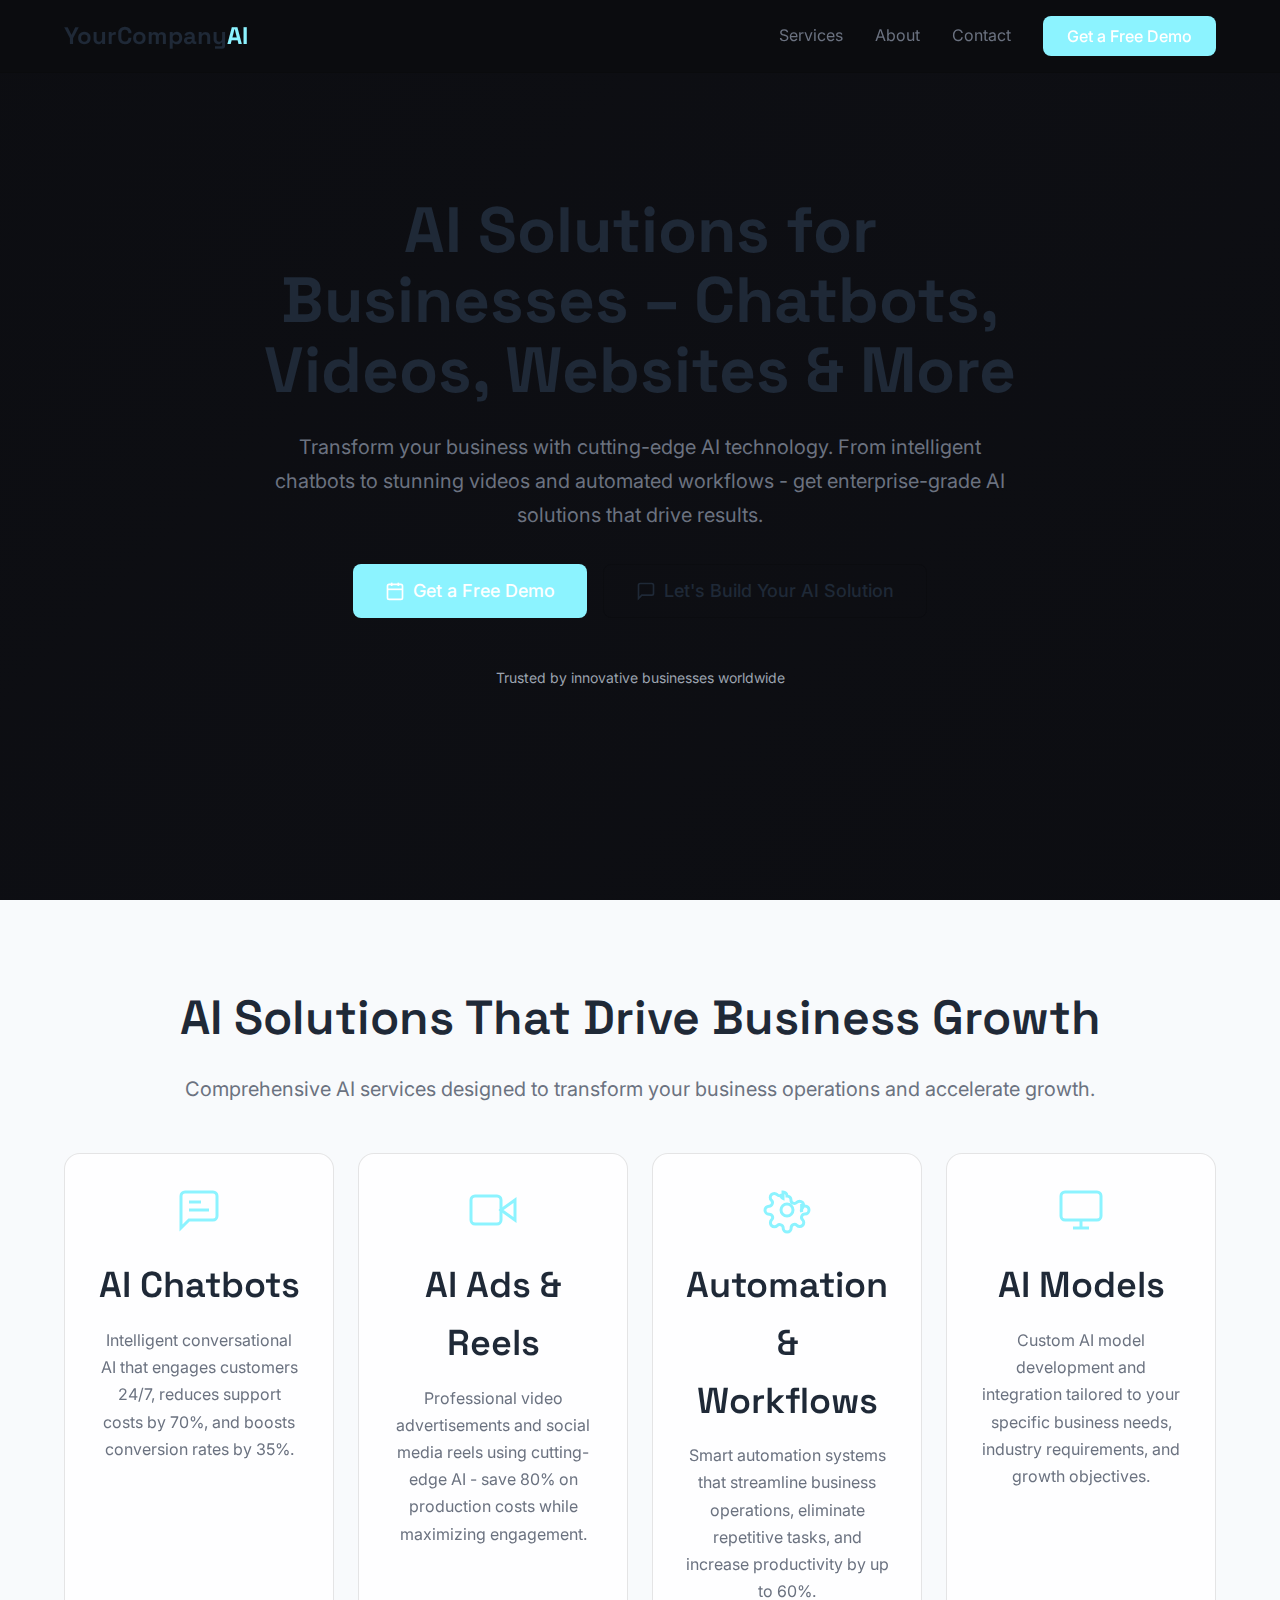
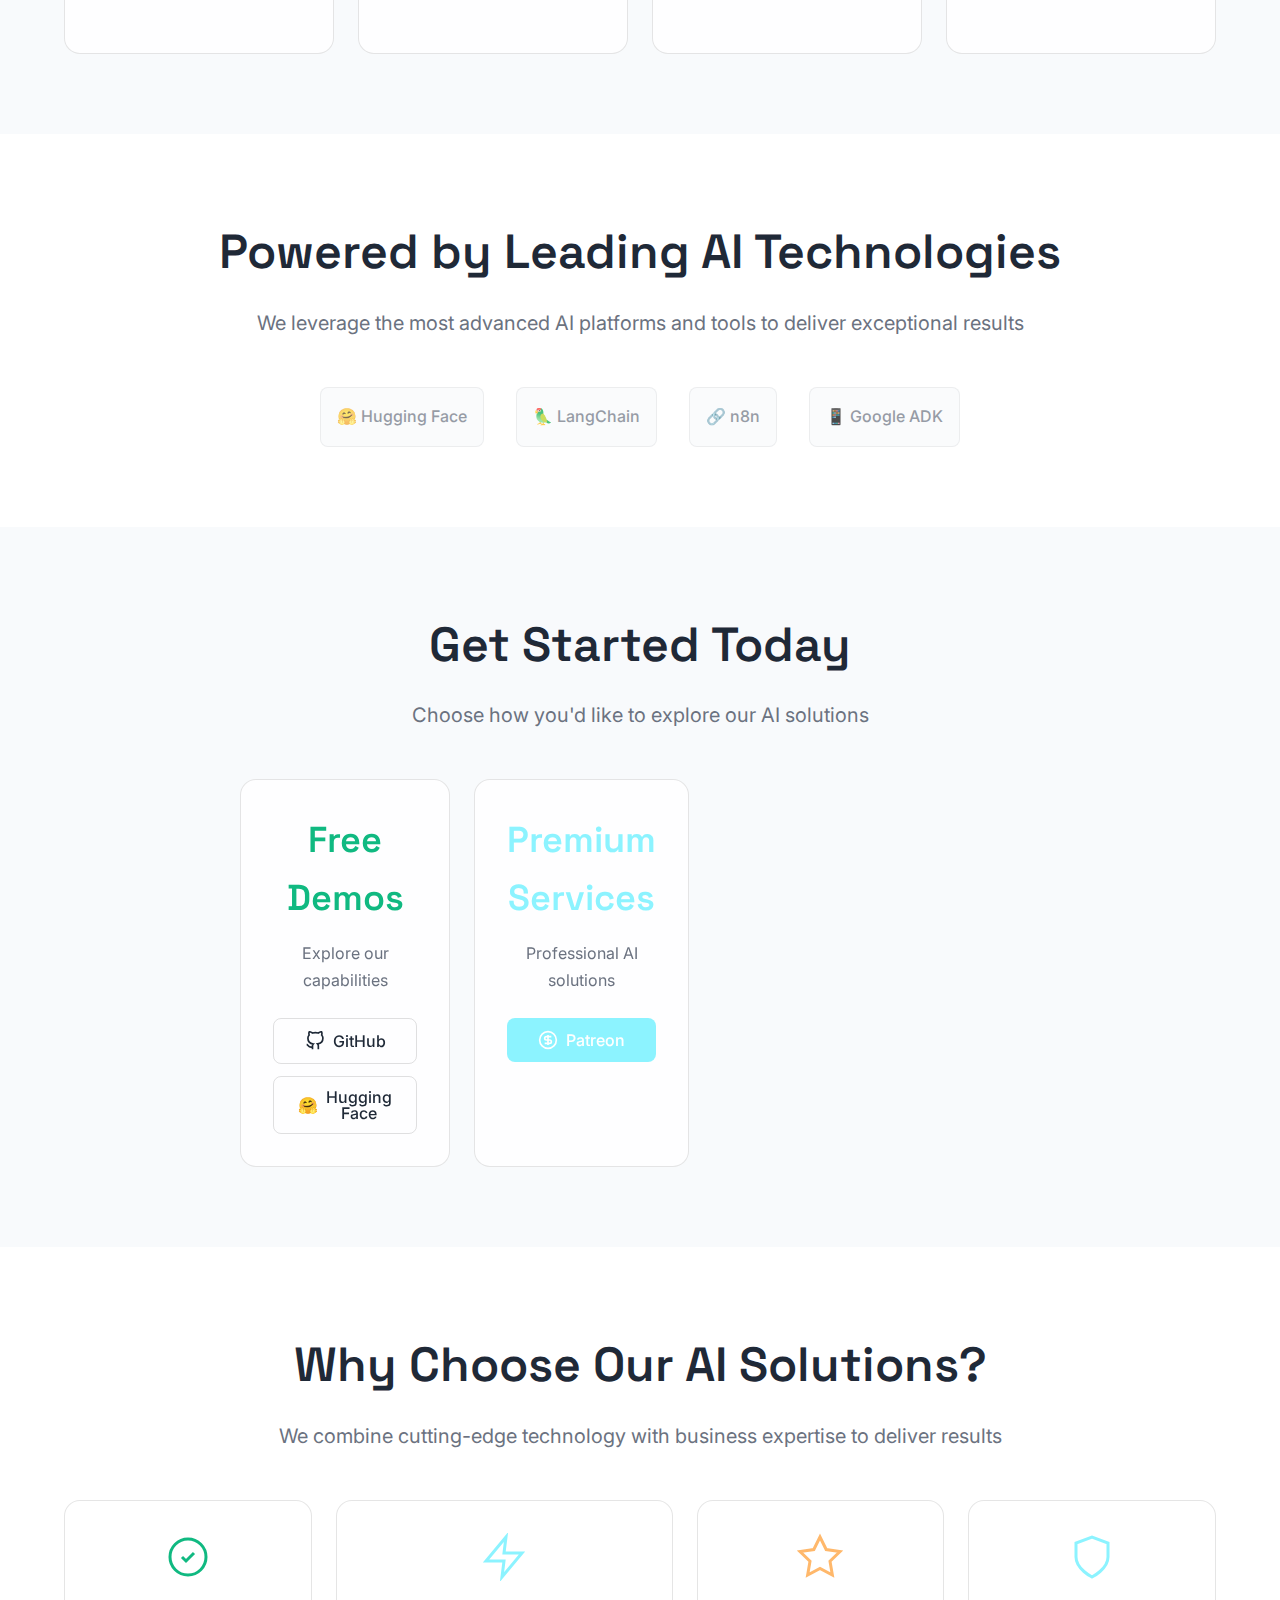
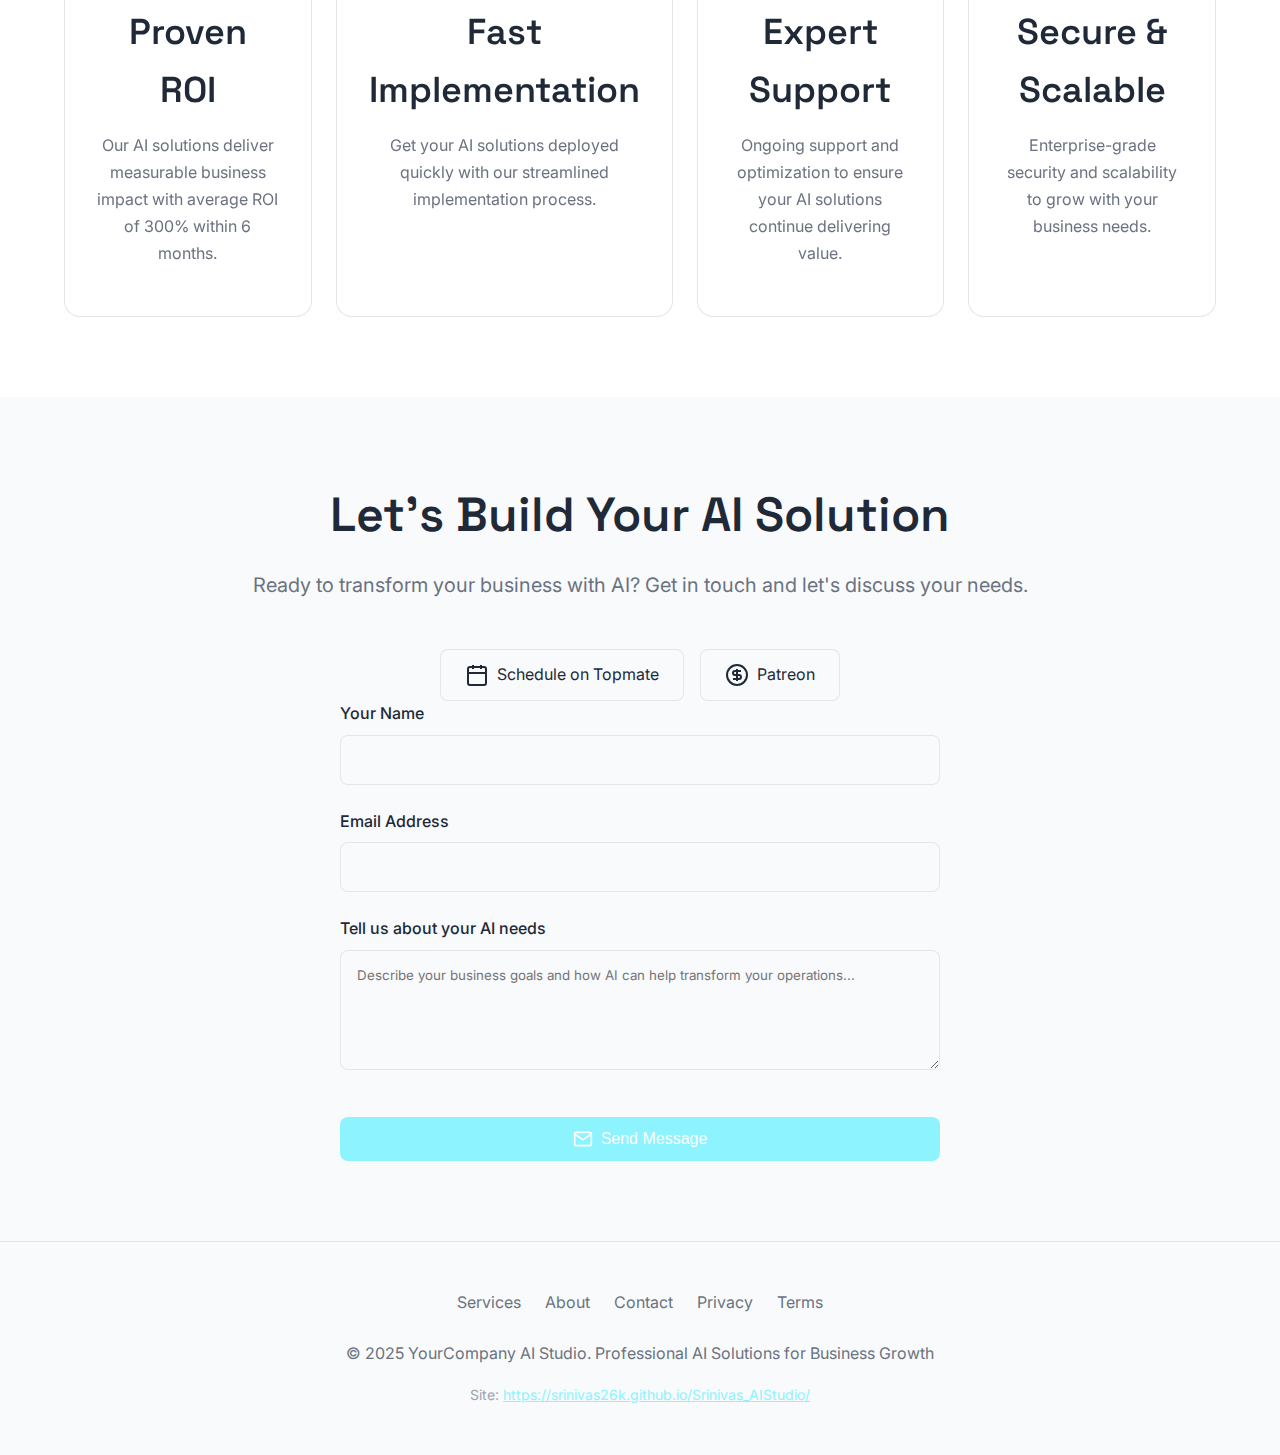
<file: public/index.html>
<!DOCTYPE html>
<html lang="en">
<head>
    <meta charset="UTF-8">
    <meta name="viewport" content="width=device-width, initial-scale=1.0">
    <title>AI Solutions for Businesses – Chatbots, Videos, Websites & More | Srinivas AI Studio</title>
    <meta name="description" content="Transform your business with AI solutions. Professional chatbots, video creation, website automation, and custom AI models. Enterprise-grade AI technology for modern businesses.">
    
    <!-- Open Graph -->
    <meta property="og:title" content="AI Solutions for Businesses – Chatbots, Videos, Websites & More">
    <meta property="og:description" content="Transform your business with AI solutions including chatbots, video creation, website automation, and custom AI models.">
    <meta property="og:type" content="website">
    <meta property="og:url" content="https://srinivas26k.github.io/Srinivas_AIStudio/">
    <meta property="og:image" content="https://srinivas26k.github.io/Srinivas_AIStudio/assets/images/og-image.jpg">
    
    <!-- Twitter Card -->
    <meta name="twitter:card" content="summary_large_image">
    <meta name="twitter:title" content="AI Solutions for Businesses – Chatbots, Videos, Websites & More">
    <meta name="twitter:description" content="Enterprise-grade AI solutions for modern businesses - chatbots, automation, and more.">
    <meta name="twitter:image" content="https://srinivas26k.github.io/Srinivas_AIStudio/assets/images/og-image.jpg">
    
    <!-- Preconnect for performance -->
    <link rel="preconnect" href="https://fonts.googleapis.com">
    <link rel="preconnect" href="https://fonts.gstatic.com" crossorigin>
    
    <!-- Fonts -->
    <link href="https://fonts.googleapis.com/css2?family=Inter:wght@300;400;500;600;700;800;900&family=Space+Grotesk:wght@400;500;600;700&display=swap" rel="stylesheet">
    
    <!-- Styles -->
    <link rel="stylesheet" href="css/landing.css">
    
    <!-- Favicon -->
    <link rel="icon" type="image/x-icon" href="data:image/svg+xml,<svg xmlns='http://www.w3.org/2000/svg' viewBox='0 0 100 100'><text y='.9em' font-size='90'>🤖</text></svg>">
    
    <!-- Structured Data -->
    <script type="application/ld+json">
    {
      "@context": "https://schema.org",
      "@type": "Organization",
      "name": "Srinivas AI Studio",
      "description": "Professional AI solutions for businesses including chatbots, video creation, website automation, and custom AI models.",
      "url": "https://srinivas26k.github.io/Srinivas_AIStudio/",
      "logo": {
        "@type": "ImageObject",
        "url": "https://srinivas26k.github.io/Srinivas_AIStudio/assets/images/logo.png",
        "width": 400,
        "height": 400
      },
      "sameAs": [
        "https://github.com/Srinivas26k",
        "https://huggingface.co/Srinivas26k",
        "https://topmate.io/srinivas_nampalli",
        "https://patreon.com/your-page"
      ],
      "contactPoint": {
        "@type": "ContactPoint",
        "contactType": "Customer Service",
        "availableLanguage": "English",
        "url": "https://topmate.io/srinivas_nampalli"
      },
      "offers": {
        "@type": "Offer",
        "category": "AI Services",
        "description": "AI chatbots, video creation, website automation, and custom AI models for businesses"
      }
    }
    </script>
</head>
<body>
    <!-- Header -->
    <header class="header" id="header">
        <div class="container">
            <nav class="nav">
                <!-- Logo: No logo provided, using text placeholder -->
                <!-- TODO: Replace with actual logo when available -->
                <a href="#" class="nav-brand" aria-label="YourCompany - AI Solutions for Businesses">
                    YourCompany<span class="accent">AI</span>
                </a>
                
                <ul class="nav-links">
                    <li><a href="#services" class="nav-link">Services</a></li>
                    <li><a href="#about" class="nav-link">About</a></li>
                    <li><a href="#contact" class="nav-link">Contact</a></li>
                    <!-- Primary CTA: Topmate Scheduling -->
                    <li><a href="https://topmate.io/srinivas_nampalli" class="btn btn-primary" target="_blank" rel="noopener" aria-label="Get a Free Demo on Topmate">Get a Free Demo</a></li>
                </ul>
                
                <button class="mobile-menu-toggle" id="mobile-menu-toggle" aria-label="Toggle mobile menu" aria-expanded="false">
                    <svg width="24" height="24" viewBox="0 0 24 24" fill="none" stroke="currentColor" stroke-width="2">
                        <line x1="3" y1="6" x2="21" y2="6"></line>
                        <line x1="3" y1="12" x2="21" y2="12"></line>
                        <line x1="3" y1="18" x2="21" y2="18"></line>
                    </svg>
                </button>
            </nav>
        </div>
    </header>

    <main>
        <!-- Hero Section -->
        <section class="hero" id="hero">
            <div class="hero-background" id="hero-background">
                <!-- TODO: Add hero video if available -->
                <video autoplay muted loop playsinline class="hero-video" poster="data:image/svg+xml,%3Csvg xmlns='http://www.w3.org/2000/svg' width='1920' height='1080'%3E%3Crect width='100%25' height='100%25' fill='%23111218'/%3E%3C/svg%3E">
                    <!-- Video source will be added when available -->
                </video>
            </div>
            <div class="hero-overlay"></div>
            <div class="hero-content">
                <h1 class="hero-title">AI Solutions for Businesses – Chatbots, Videos, Websites & More</h1>
                <p class="hero-subtitle">Transform your business with cutting-edge AI technology. From intelligent chatbots to stunning videos and automated workflows - get enterprise-grade AI solutions that drive results.</p>
                
                <div class="hero-cta">
                    <!-- Primary CTA: Topmate Demo -->
                    <a href="https://topmate.io/srinivas_nampalli" class="btn btn-primary btn-lg" target="_blank" rel="noopener" aria-label="Get a Free Demo on Topmate">
                        <svg width="20" height="20" viewBox="0 0 24 24" fill="none" stroke="currentColor" stroke-width="2" style="margin-right: var(--space-2);">
                            <rect x="3" y="4" width="18" height="18" rx="2" ry="2"/>
                            <line x1="16" y1="2" x2="16" y2="6"/>
                            <line x1="8" y1="2" x2="8" y2="6"/>
                            <line x1="3" y1="10" x2="21" y2="10"/>
                        </svg>
                        Get a Free Demo
                    </a>
                    
                    <!-- Secondary CTA: Contact Section -->
                    <a href="#contact" class="btn btn-secondary btn-lg" aria-label="Let's Build Your AI Solution">
                        <svg width="20" height="20" viewBox="0 0 24 24" fill="none" stroke="currentColor" stroke-width="2" style="margin-right: var(--space-2);">
                            <path d="M21 15a2 2 0 0 1-2 2H7l-4 4V5a2 2 0 0 1 2-2h14a2 2 0 0 1 2 2z"/>
                        </svg>
                        Let's Build Your AI Solution
                    </a>
                </div>
                
                <div class="hero-trust">
                    <p class="text-subtle">Trusted by innovative businesses worldwide</p>
                    <!-- Note: Site URL - https://srinivas26k.github.io/Srinivas_AIStudio/ -->
                </div>
            </div>
        </section>

        <!-- Services Section -->
        <section class="section" id="services" style="background: var(--surface);">
            <div class="container">
                <div class="text-center">
                    <h2>AI Solutions That Drive Business Growth</h2>
                    <p class="text-large text-muted" style="margin-bottom: var(--space-12);">Comprehensive AI services designed to transform your business operations and accelerate growth.</p>
                </div>
                
                <div class="grid grid-4">
                    <!-- AI Chatbots Card -->
                    <div class="glass-card">
                        <div style="color: var(--brand); margin-bottom: var(--space-4);">
                            <svg width="48" height="48" viewBox="0 0 24 24" fill="none" stroke="currentColor" stroke-width="1.5" style="margin: 0 auto;">
                                <path d="M21 15a2 2 0 0 1-2 2H7l-4 4V5a2 2 0 0 1 2-2h14a2 2 0 0 1 2 2z"></path>
                                <path d="M13 8H7"></path>
                                <path d="M17 12H7"></path>
                            </svg>
                        </div>
                        <h3>AI Chatbots</h3>
                        <p class="text-muted">Intelligent conversational AI that engages customers 24/7, reduces support costs by 70%, and boosts conversion rates by 35%.</p>
                    </div>
                    
                    <!-- AI Ads & Reels Card -->
                    <div class="glass-card">
                        <div style="color: var(--brand); margin-bottom: var(--space-4);">
                            <svg width="48" height="48" viewBox="0 0 24 24" fill="none" stroke="currentColor" stroke-width="1.5" style="margin: 0 auto;">
                                <polygon points="23 7 16 12 23 17 23 7"></polygon>
                                <rect x="1" y="5" width="15" height="14" rx="2" ry="2"></rect>
                            </svg>
                        </div>
                        <h3>AI Ads & Reels</h3>
                        <p class="text-muted">Professional video advertisements and social media reels using cutting-edge AI - save 80% on production costs while maximizing engagement.</p>
                    </div>
                    
                    <!-- Automation & Workflows Card -->
                    <div class="glass-card">
                        <div style="color: var(--brand); margin-bottom: var(--space-4);">
                            <svg width="48" height="48" viewBox="0 0 24 24" fill="none" stroke="currentColor" stroke-width="1.5" style="margin: 0 auto;">
                                <circle cx="12" cy="12" r="3"></circle>
                                <path d="M19.4 15a1.65 1.65 0 0 0 .33 1.82l.06.06a2 2 0 0 1 0 2.83 2 2 0 0 1-2.83 0l-.06-.06a1.65 1.65 0 0 0-1.82-.33 1.65 1.65 0 0 0-1 1.51V21a2 2 0 0 1-2 2 2 2 0 0 1-2-2v-.09A1.65 1.65 0 0 0 9 19.4a1.65 1.65 0 0 0-1.82.33l-.06.06a2 2 0 0 1-2.83 0 2 2 0 0 1 0-2.83l.06-.06a1.65 1.65 0 0 0 .33-1.82 1.65 1.65 0 0 0-1.51-1H3a2 2 0 0 1-2-2 2 2 0 0 1 2-2h.09A1.65 1.65 0 0 0 4.6 9a1.65 1.65 0 0 0-.33-1.82l-.06-.06a2 2 0 0 1 0-2.83 2 2 0 0 1 2.83 0l.06.06a1.65 1.65 0 0 0 1.82.33H9a1.65 1.65 0 0 0 1 1.51V3a2 2 0 0 1 2 2 2 2 0 0 1 2 2v.09a1.65 1.65 0 0 0 1 1.51 1.65 1.65 0 0 0 1.82-.33l.06-.06a2 2 0 0 1 2.83 0 2 2 0 0 1 0 2.83l-.06.06a1.65 1.65 0 0 0-.33 1.82V9a1.65 1.65 0 0 0 1.51 1H21a2 2 0 0 1 2 2 2 2 0 0 1-2 2h-.09a1.65 1.65 0 0 0-1.51 1z"></path>
                            </svg>
                        </div>
                        <h3>Automation & Workflows</h3>
                        <p class="text-muted">Smart automation systems that streamline business operations, eliminate repetitive tasks, and increase productivity by up to 60%.</p>
                    </div>
                    
                    <!-- AI Models Card -->
                    <div class="glass-card">
                        <div style="color: var(--brand); margin-bottom: var(--space-4);">
                            <svg width="48" height="48" viewBox="0 0 24 24" fill="none" stroke="currentColor" stroke-width="1.5" style="margin: 0 auto;">
                                <rect x="2" y="3" width="20" height="14" rx="2" ry="2"></rect>
                                <line x1="8" y1="21" x2="16" y2="21"></line>
                                <line x1="12" y1="17" x2="12" y2="21"></line>
                            </svg>
                        </div>
                        <h3>AI Models</h3>
                        <p class="text-muted">Custom AI model development and integration tailored to your specific business needs, industry requirements, and growth objectives.</p>
                    </div>
                </div>
            </div>
        </section>

        <!-- Social Proof Section -->
        <section class="section">
            <div class="container">
                <div class="text-center">
                    <h2>Powered by Leading AI Technologies</h2>
                    <p class="text-large text-muted" style="margin-bottom: var(--space-12);">We leverage the most advanced AI platforms and tools to deliver exceptional results</p>
                </div>
                
                <!-- Note: Replace with official SVGs when available -->
                <div class="social-logos">
                    <!-- Hugging Face Placeholder -->
                    <div style="padding: var(--space-4); background: var(--surface); border-radius: var(--border-radius); border: 1px solid var(--line);">
                        <span style="color: var(--text-muted); font-weight: 500;">🤗 Hugging Face</span>
                    </div>
                    
                    <!-- LangChain Placeholder -->
                    <div style="padding: var(--space-4); background: var(--surface); border-radius: var(--border-radius); border: 1px solid var(--line);">
                        <span style="color: var(--text-muted); font-weight: 500;">🦜 LangChain</span>
                    </div>
                    
                    <!-- n8n Placeholder -->
                    <div style="padding: var(--space-4); background: var(--surface); border-radius: var(--border-radius); border: 1px solid var(--line);">
                        <span style="color: var(--text-muted); font-weight: 500;">🔗 n8n</span>
                    </div>
                    
                    <!-- Google ADK Placeholder -->
                    <div style="padding: var(--space-4); background: var(--surface); border-radius: var(--border-radius); border: 1px solid var(--line);">
                        <span style="color: var(--text-muted); font-weight: 500;">📱 Google ADK</span>
                    </div>
                </div>
                
                <!-- TODO: Replace above placeholders with official SVG logos -->
            </div>
        </section>

        <!-- Monetization Section -->
        <section class="section" style="background: var(--surface);">
            <div class="container">
                <div class="text-center">
                    <h2>Get Started Today</h2>
                    <p class="text-large text-muted" style="margin-bottom: var(--space-12);">Choose how you'd like to explore our AI solutions</p>
                </div>
                
                <div class="grid grid-4" style="max-width: 800px; margin: 0 auto;">
                    <!-- Free Demos -->
                    <div class="glass-card">
                        <h3 style="color: var(--success);">Free Demos</h3>
                        <p class="text-muted" style="margin-bottom: var(--space-6);">Explore our capabilities</p>
                        <div style="display: flex; flex-direction: column; gap: var(--space-3);">
                            <!-- TODO: Update GitHub link -->
                            <a href="https://github.com/Srinivas26k" class="btn btn-secondary" target="_blank" rel="noopener" aria-label="View GitHub Projects">
                                <svg width="20" height="20" viewBox="0 0 24 24" fill="none" stroke="currentColor" stroke-width="2" style="margin-right: var(--space-2);">
                                    <path d="M9 19c-5 1.5-5-2.5-7-3m14 6v-3.87a3.37 3.37 0 0 0-.94-2.61c3.14-.35 6.44-1.54 6.44-7A5.44 5.44 0 0 0 20 4.77 5.07 5.07 0 0 0 19.91 1S18.73.65 16 2.48a13.38 13.38 0 0 0-7 0C6.27.65 5.09 1 5.09 1A5.07 5.07 0 0 0 5 4.77a5.44 5.44 0 0 0-1.5 3.78c0 5.42 3.3 6.61 6.44 7A3.37 3.37 0 0 0 9 18.13V22"/>
                                </svg>
                                GitHub
                            </a>
                            <!-- TODO: Update Hugging Face link -->
                            <a href="https://huggingface.co/Srinivas26k" class="btn btn-secondary" target="_blank" rel="noopener" aria-label="View Hugging Face Models">
                                <span style="margin-right: var(--space-2);">🤗</span>
                                Hugging Face
                            </a>
                        </div>
                    </div>
                    
                    <!-- Paid Services -->
                    <div class="glass-card">
                        <h3 style="color: var(--brand);">Premium Services</h3>
                        <p class="text-muted" style="margin-bottom: var(--space-6);">Professional AI solutions</p>
                        <div style="display: flex; flex-direction: column; gap: var(--space-3);">
                            <!-- TODO: Update Patreon link with actual URL -->
                            <a href="https://patreon.com/your-page" class="btn btn-primary" target="_blank" rel="noopener" aria-label="Support on Patreon">
                                <svg width="20" height="20" viewBox="0 0 24 24" fill="none" stroke="currentColor" stroke-width="2" style="margin-right: var(--space-2);">
                                    <circle cx="12" cy="12" r="10"/>
                                    <path d="M16 8h-6a2 2 0 1 0 0 4h4a2 2 0 1 1 0 4H8"/>
                                    <path d="M12 18V6"/>
                                </svg>
                                Patreon
                            </a>
                        </div>
                    </div>
                </div>
            </div>
        </section>

        <!-- About Section -->
        <section class="section" id="about">
            <div class="container">
                <div class="text-center">
                    <h2>Why Choose Our AI Solutions?</h2>
                    <p class="text-large text-muted" style="margin-bottom: var(--space-12);">We combine cutting-edge technology with business expertise to deliver results</p>
                </div>
                
                <div class="grid grid-4">
                    <div class="glass-card">
                        <div style="color: var(--success); margin-bottom: var(--space-4);">
                            <svg width="48" height="48" viewBox="0 0 24 24" fill="none" stroke="currentColor" stroke-width="1.5" style="margin: 0 auto;">
                                <path d="M9 12l2 2 4-4"/>
                                <circle cx="12" cy="12" r="9"/>
                            </svg>
                        </div>
                        <h3>Proven ROI</h3>
                        <p class="text-muted">Our AI solutions deliver measurable business impact with average ROI of 300% within 6 months.</p>
                    </div>
                    
                    <div class="glass-card">
                        <div style="color: var(--brand); margin-bottom: var(--space-4);">
                            <svg width="48" height="48" viewBox="0 0 24 24" fill="none" stroke="currentColor" stroke-width="1.5" style="margin: 0 auto;">
                                <path d="M13 2L3 14h9l-1 8 10-12h-9l1-8z"/>
                            </svg>
                        </div>
                        <h3>Fast Implementation</h3>
                        <p class="text-muted">Get your AI solutions deployed quickly with our streamlined implementation process.</p>
                    </div>
                    
                    <div class="glass-card">
                        <div style="color: var(--brand-2); margin-bottom: var(--space-4);">
                            <svg width="48" height="48" viewBox="0 0 24 24" fill="none" stroke="currentColor" stroke-width="1.5" style="margin: 0 auto;">
                                <path d="M12 2l3.09 6.26L22 9.27l-5 4.87 1.18 6.88L12 17.77l-6.18 3.25L7 14.14 2 9.27l6.91-1.01L12 2z"/>
                            </svg>
                        </div>
                        <h3>Expert Support</h3>
                        <p class="text-muted">Ongoing support and optimization to ensure your AI solutions continue delivering value.</p>
                    </div>
                    
                    <div class="glass-card">
                        <div style="color: var(--brand); margin-bottom: var(--space-4);">
                            <svg width="48" height="48" viewBox="0 0 24 24" fill="none" stroke="currentColor" stroke-width="1.5" style="margin: 0 auto;">
                                <path d="M12 22s8-4 8-10V5l-8-3-8 3v7c0 6 8 10 8 10z"/>
                            </svg>
                        </div>
                        <h3>Secure & Scalable</h3>
                        <p class="text-muted">Enterprise-grade security and scalability to grow with your business needs.</p>
                    </div>
                </div>
            </div>
        </section>

        <!-- Contact Section -->
        <section class="section" id="contact" style="background: var(--surface);">
            <div class="container">
                <div class="text-center">
                    <h2>Let's Build Your AI Solution</h2>
                    <p class="text-large text-muted" style="margin-bottom: var(--space-12);">Ready to transform your business with AI? Get in touch and let's discuss your needs.</p>
                </div>
                
                <!-- Primary Contact Channels -->
                <div class="contact-options">
                    <a href="https://topmate.io/srinivas_nampalli" class="contact-option" target="_blank" rel="noopener" aria-label="Schedule consultation on Topmate">
                        <svg width="24" height="24" viewBox="0 0 24 24" fill="none" stroke="currentColor" stroke-width="2">
                            <rect x="3" y="4" width="18" height="18" rx="2" ry="2"/>
                            <line x1="16" y1="2" x2="16" y2="6"/>
                            <line x1="8" y1="2" x2="8" y2="6"/>
                            <line x1="3" y1="10" x2="21" y2="10"/>
                        </svg>
                        <span>Schedule on Topmate</span>
                    </a>
                    
                    <a href="https://patreon.com/your-page" class="contact-option" target="_blank" rel="noopener" aria-label="Connect via Patreon">
                        <svg width="24" height="24" viewBox="0 0 24 24" fill="none" stroke="currentColor" stroke-width="2">
                            <circle cx="12" cy="12" r="10"/>
                            <path d="M16 8h-6a2 2 0 1 0 0 4h4a2 2 0 1 1 0 4H8"/>
                            <path d="M12 18V6"/>
                        </svg>
                        <span>Patreon</span>
                    </a>
                </div>
                
                <!-- Contact Form -->
                <form class="contact-form" id="contact-form" novalidate>
                    <div class="form-group">
                        <label for="name" class="form-label">Your Name</label>
                        <input type="text" id="name" name="name" class="form-input" required aria-describedby="name-help">
                        <small id="name-help" class="sr-only">Enter your full name</small>
                    </div>
                    
                    <div class="form-group">
                        <label for="email" class="form-label">Email Address</label>
                        <input type="email" id="email" name="email" class="form-input" required aria-describedby="email-help">
                        <small id="email-help" class="sr-only">Enter a valid email address</small>
                    </div>
                    
                    <div class="form-group">
                        <label for="message" class="form-label">Tell us about your AI needs</label>
                        <textarea id="message" name="message" class="form-textarea" rows="4" required placeholder="Describe your business goals and how AI can help transform your operations..." aria-describedby="message-help"></textarea>
                        <small id="message-help" class="sr-only">Describe your project requirements and goals</small>
                    </div>
                    
                    <!-- Honeypot field for spam protection -->
                    <input type="text" name="_gotcha" style="display: none !important;" tabindex="-1" autocomplete="off">
                    
                    <button type="submit" class="btn btn-primary form-submit" aria-describedby="submit-help">
                        <svg width="20" height="20" viewBox="0 0 24 24" fill="none" stroke="currentColor" stroke-width="2" style="margin-right: var(--space-2);">
                            <path d="M4 4h16c1.1 0 2 .9 2 2v12c0 1.1-.9 2-2 2H4c-1.1 0-2-.9-2-2V6c0-1.1.9-2 2-2z"/>
                            <polyline points="22,6 12,13 2,6"/>
                        </svg>
                        Send Message
                    </button>
                    <small id="submit-help" class="sr-only">Click to send your message</small>
                </form>
                
                <!-- Form Status -->
                <div id="form-status" aria-live="polite" aria-atomic="true"></div>
            </div>
        </section>
    </main>

    <!-- Footer -->
    <footer class="footer">
        <div class="container">
            <div class="footer-links">
                <a href="#services" class="footer-link">Services</a>
                <a href="#about" class="footer-link">About</a>
                <a href="#contact" class="footer-link">Contact</a>
                <!-- TODO: Update these links when legal pages are available -->
                <a href="/legal/privacy.html" class="footer-link">Privacy</a>
                <a href="/legal/terms.html" class="footer-link">Terms</a>
            </div>
            <p>&copy; 2025 YourCompany AI Studio. Professional AI Solutions for Business Growth</p>
            <p style="font-size: 0.875rem; color: var(--text-subtle); margin-top: var(--space-2);">
                Site: <a href="https://srinivas26k.github.io/Srinivas_AIStudio/" style="color: var(--brand);">https://srinivas26k.github.io/Srinivas_AIStudio/</a>
                <!-- Note: Logo not provided - using text placeholder -->
            </p>
        </div>
    </footer>

    <!-- Scripts -->
    <script src="js/contact.js"></script>
    
    <!-- Screen reader only content -->
    <div class="sr-only">
        <p>This website uses AI to enhance user experience. All content is human-reviewed for accuracy.</p>
    </div>
    
    <style>
        .sr-only {
            position: absolute !important;
            width: 1px !important;
            height: 1px !important;
            padding: 0 !important;
            margin: -1px !important;
            overflow: hidden !important;
            clip: rect(0, 0, 0, 0) !important;
            white-space: nowrap !important;
            border: 0 !important;
        }
        
        .form-input.error,
        .form-textarea.error {
            border-color: var(--error);
            background-color: rgba(239, 68, 68, 0.05);
        }
    </style>
</body>
</html>
</file>
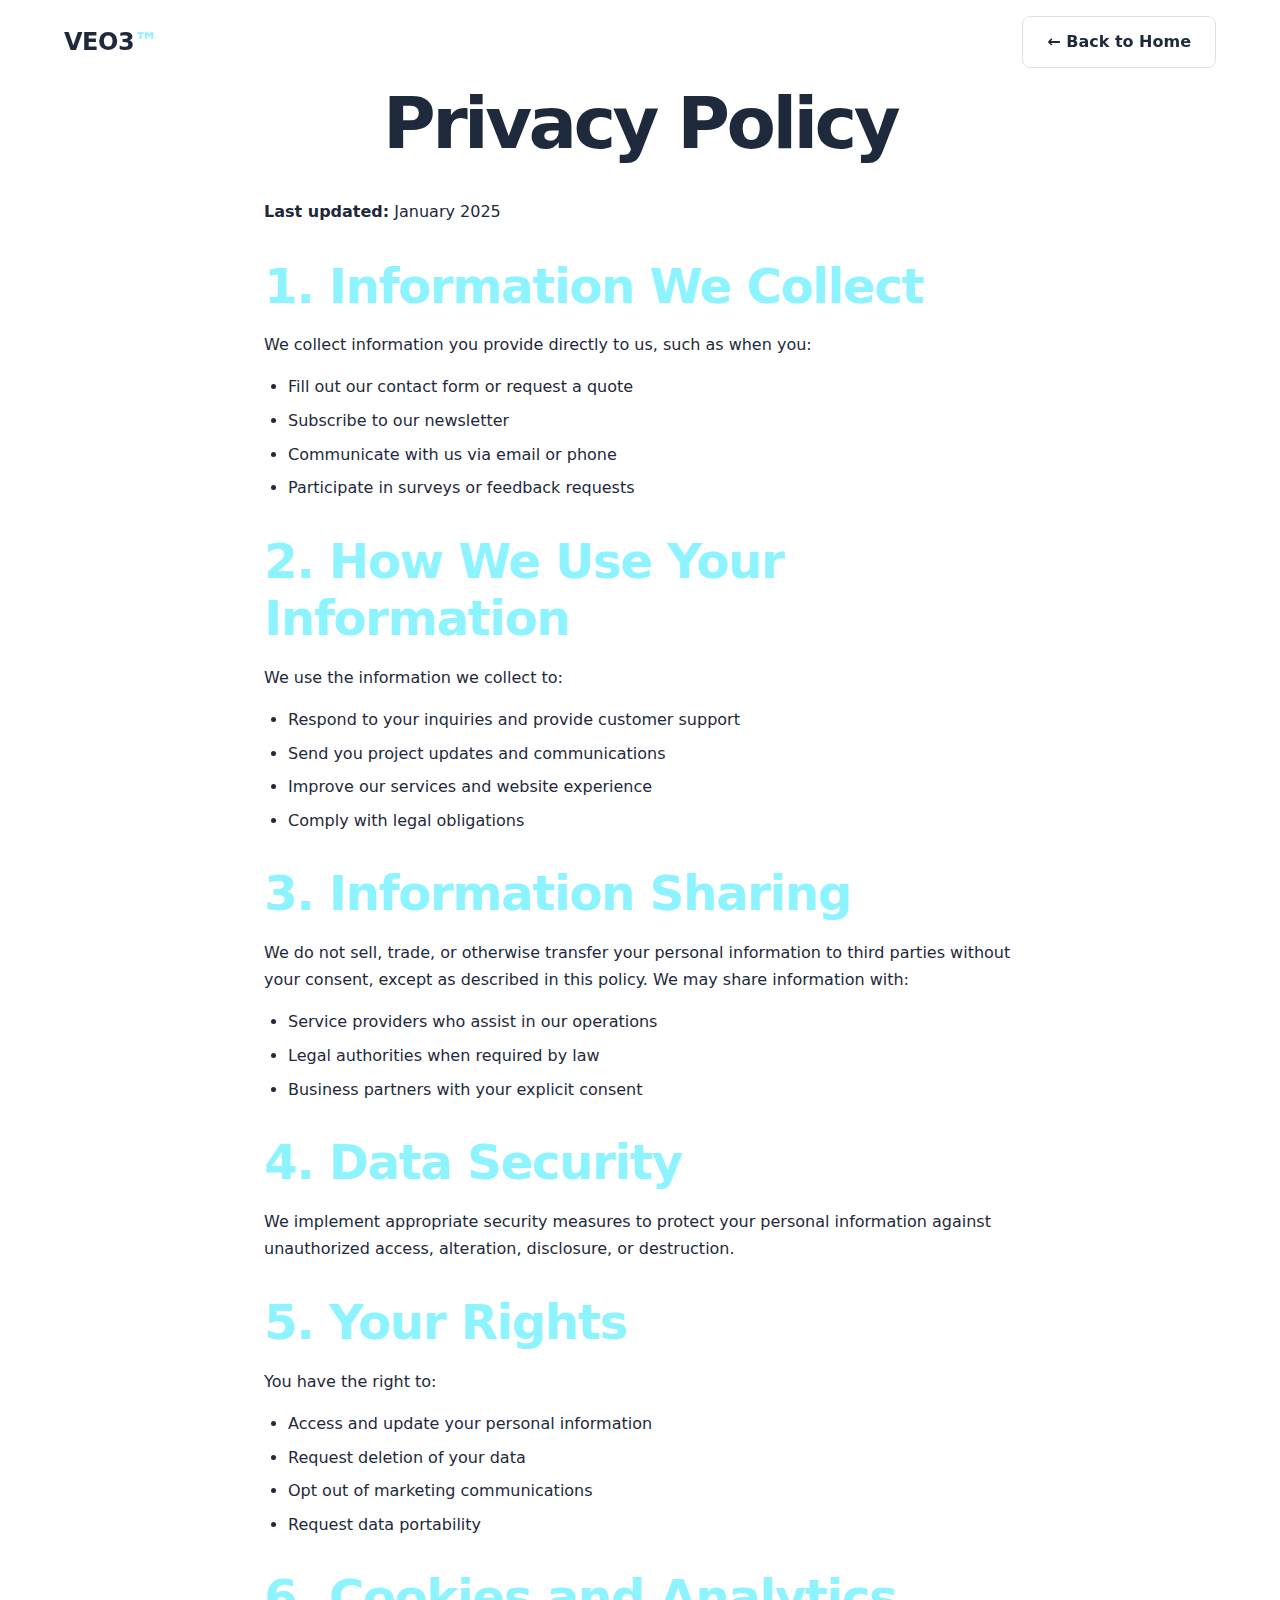
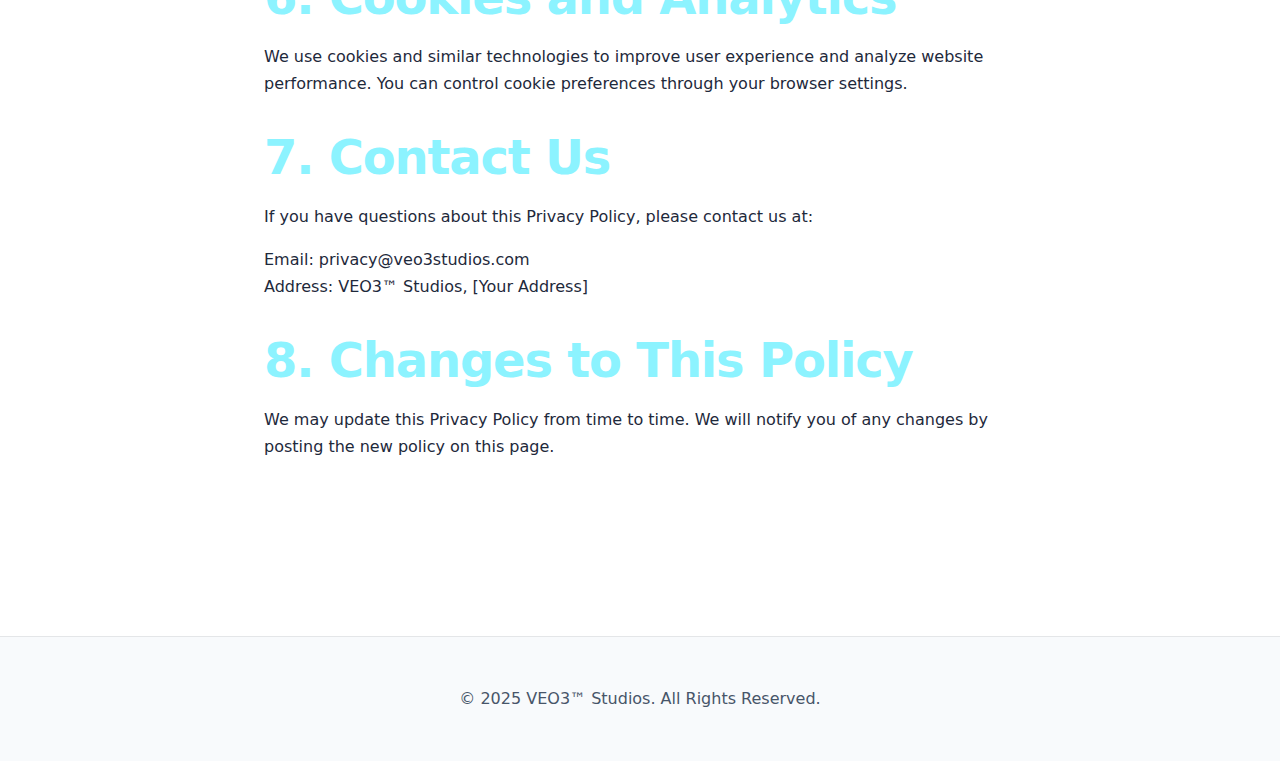
<file: legal/privacy.html>
<!DOCTYPE html>
<html lang="en">
<head>
    <meta charset="UTF-8">
    <meta name="viewport" content="width=device-width, initial-scale=1.0">
    <title>Privacy Policy | VEO3™ Studios</title>
    <link rel="stylesheet" href="../assets/css/base.css">
    <link rel="stylesheet" href="../assets/css/theme.css">
    <style>
        .legal-content {
            max-width: 800px;
            margin: 0 auto;
            padding: var(--space-20) var(--space-6);
        }
        .legal-content h1 {
            margin-bottom: var(--space-8);
            text-align: center;
        }
        .legal-content h2 {
            margin: var(--space-8) 0 var(--space-4);
            color: var(--brand);
        }
        .legal-content p {
            margin-bottom: var(--space-4);
            line-height: 1.7;
        }
        .legal-content ul {
            margin: var(--space-4) 0;
            padding-left: var(--space-6);
        }
        .legal-content li {
            margin-bottom: var(--space-2);
        }
    </style>
</head>
<body>
    <header class="header">
        <div class="container">
            <nav class="nav">
                <a href="../index.html" class="nav-brand">VEO3<span class="accent">™</span></a>
                <a href="../index.html" class="btn btn-secondary">← Back to Home</a>
            </nav>
        </div>
    </header>

    <main class="legal-content">
        <h1>Privacy Policy</h1>
        <p><strong>Last updated:</strong> January 2025</p>

        <h2>1. Information We Collect</h2>
        <p>We collect information you provide directly to us, such as when you:</p>
        <ul>
            <li>Fill out our contact form or request a quote</li>
            <li>Subscribe to our newsletter</li>
            <li>Communicate with us via email or phone</li>
            <li>Participate in surveys or feedback requests</li>
        </ul>

        <h2>2. How We Use Your Information</h2>
        <p>We use the information we collect to:</p>
        <ul>
            <li>Respond to your inquiries and provide customer support</li>
            <li>Send you project updates and communications</li>
            <li>Improve our services and website experience</li>
            <li>Comply with legal obligations</li>
        </ul>

        <h2>3. Information Sharing</h2>
        <p>We do not sell, trade, or otherwise transfer your personal information to third parties without your consent, except as described in this policy. We may share information with:</p>
        <ul>
            <li>Service providers who assist in our operations</li>
            <li>Legal authorities when required by law</li>
            <li>Business partners with your explicit consent</li>
        </ul>

        <h2>4. Data Security</h2>
        <p>We implement appropriate security measures to protect your personal information against unauthorized access, alteration, disclosure, or destruction.</p>

        <h2>5. Your Rights</h2>
        <p>You have the right to:</p>
        <ul>
            <li>Access and update your personal information</li>
            <li>Request deletion of your data</li>
            <li>Opt out of marketing communications</li>
            <li>Request data portability</li>
        </ul>

        <h2>6. Cookies and Analytics</h2>
        <p>We use cookies and similar technologies to improve user experience and analyze website performance. You can control cookie preferences through your browser settings.</p>

        <h2>7. Contact Us</h2>
        <p>If you have questions about this Privacy Policy, please contact us at:</p>
        <p>Email: privacy@veo3studios.com<br>
        Address: VEO3™ Studios, [Your Address]</p>

        <h2>8. Changes to This Policy</h2>
        <p>We may update this Privacy Policy from time to time. We will notify you of any changes by posting the new policy on this page.</p>
    </main>

    <footer class="footer">
        <div class="container">
            <div class="footer-content">
                <p>&copy; 2025 VEO3™ Studios. All Rights Reserved.</p>
            </div>
        </div>
    </footer>
</body>
</html>
</file>
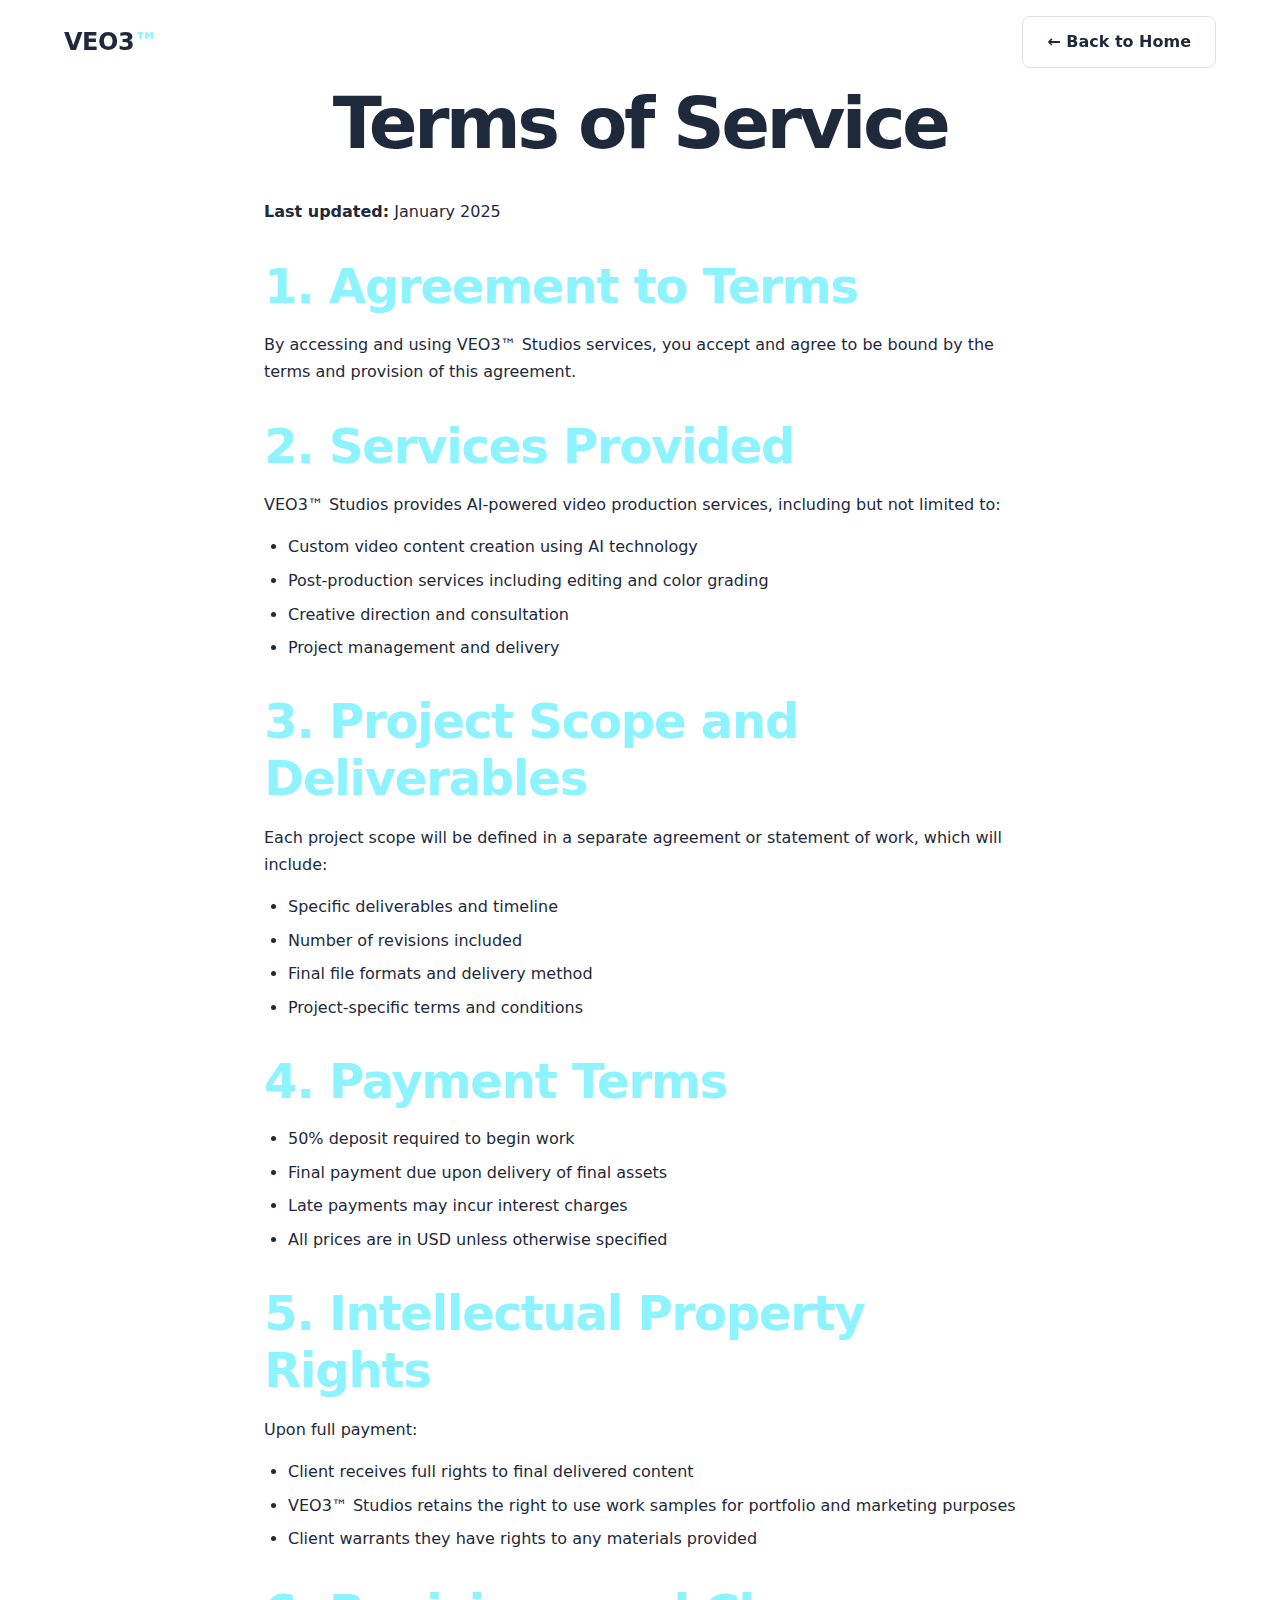
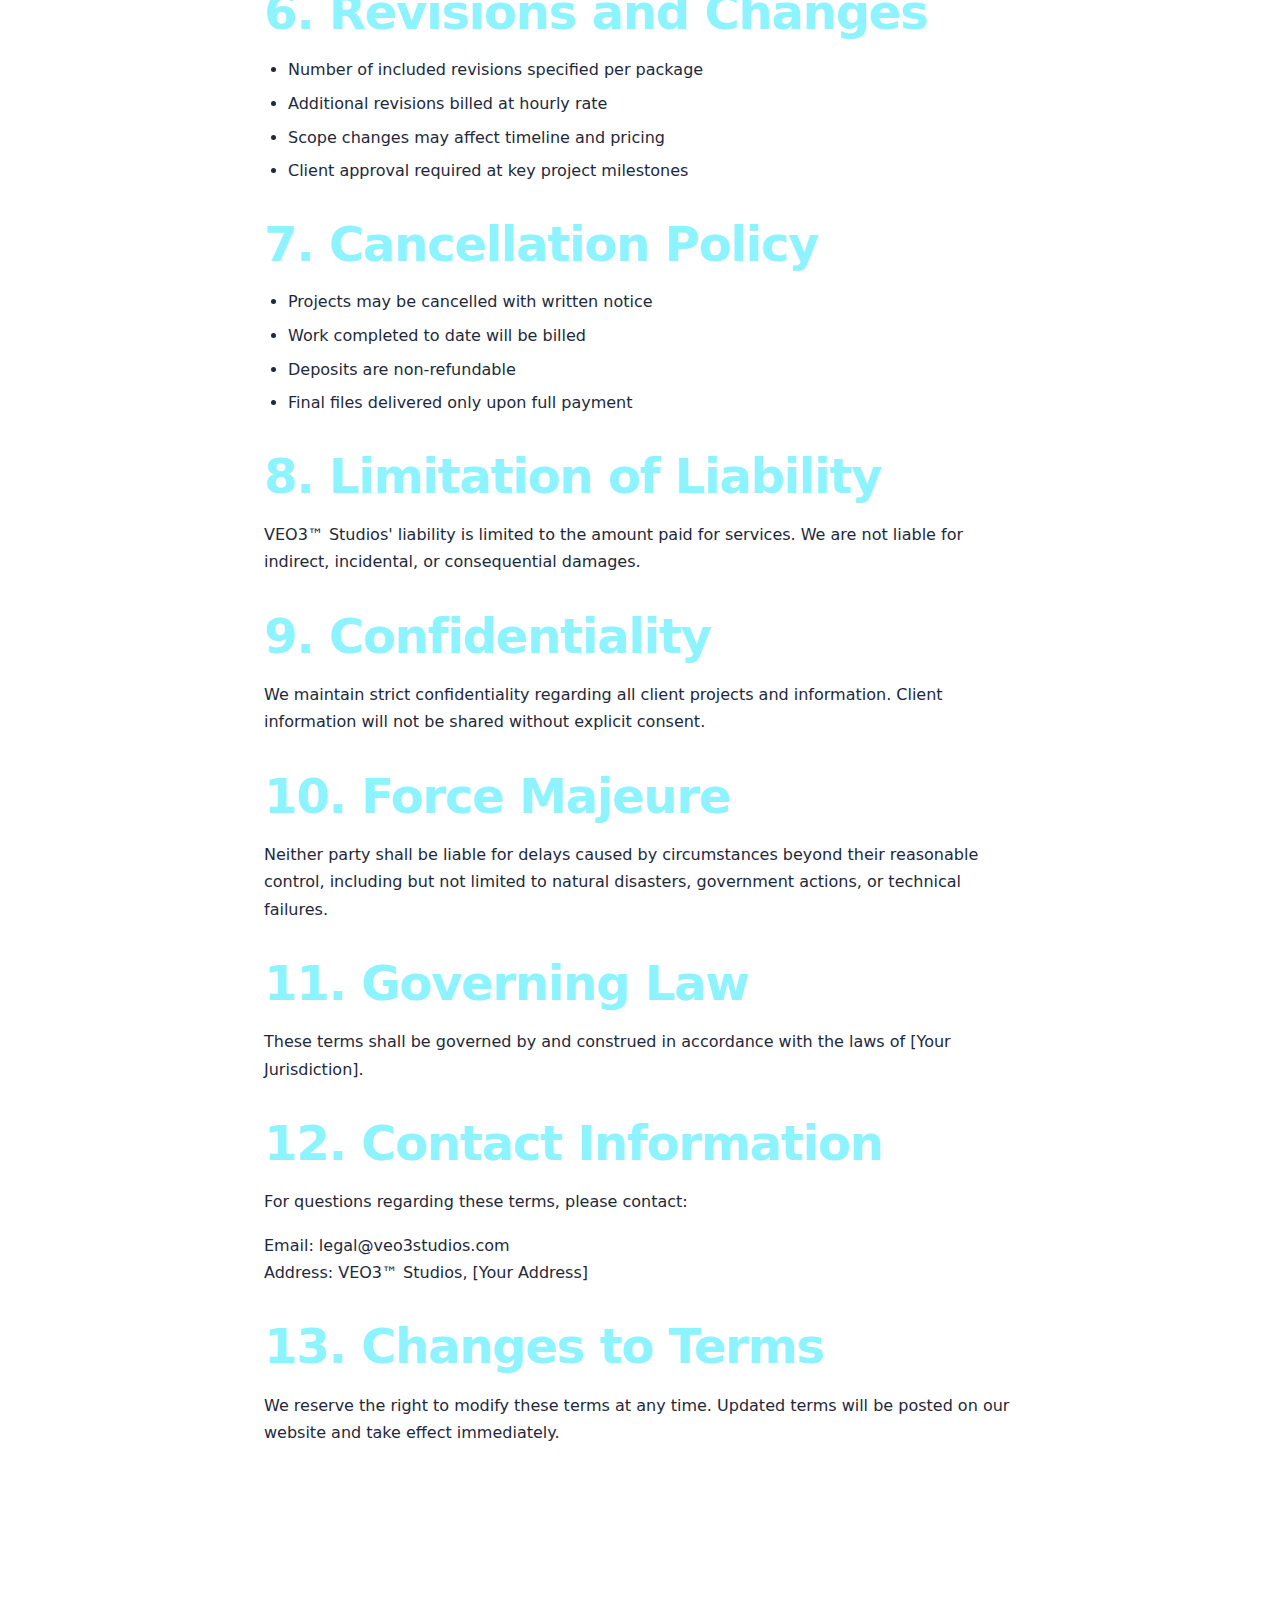
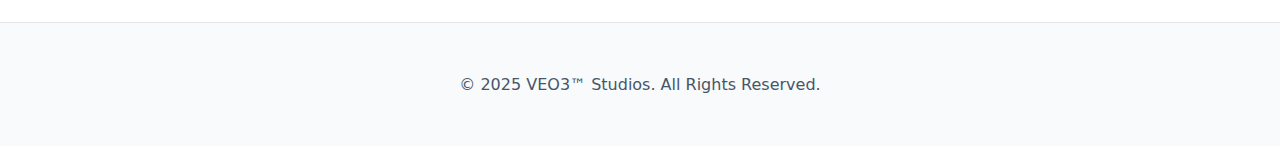
<file: legal/terms.html>
<!DOCTYPE html>
<html lang="en">
<head>
    <meta charset="UTF-8">
    <meta name="viewport" content="width=device-width, initial-scale=1.0">
    <title>Terms of Service | VEO3™ Studios</title>
    <link rel="stylesheet" href="../assets/css/base.css">
    <link rel="stylesheet" href="../assets/css/theme.css">
    <style>
        .legal-content {
            max-width: 800px;
            margin: 0 auto;
            padding: var(--space-20) var(--space-6);
        }
        .legal-content h1 {
            margin-bottom: var(--space-8);
            text-align: center;
        }
        .legal-content h2 {
            margin: var(--space-8) 0 var(--space-4);
            color: var(--brand);
        }
        .legal-content p {
            margin-bottom: var(--space-4);
            line-height: 1.7;
        }
        .legal-content ul {
            margin: var(--space-4) 0;
            padding-left: var(--space-6);
        }
        .legal-content li {
            margin-bottom: var(--space-2);
        }
    </style>
</head>
<body>
    <header class="header">
        <div class="container">
            <nav class="nav">
                <a href="../index.html" class="nav-brand">VEO3<span class="accent">™</span></a>
                <a href="../index.html" class="btn btn-secondary">← Back to Home</a>
            </nav>
        </div>
    </header>

    <main class="legal-content">
        <h1>Terms of Service</h1>
        <p><strong>Last updated:</strong> January 2025</p>

        <h2>1. Agreement to Terms</h2>
        <p>By accessing and using VEO3™ Studios services, you accept and agree to be bound by the terms and provision of this agreement.</p>

        <h2>2. Services Provided</h2>
        <p>VEO3™ Studios provides AI-powered video production services, including but not limited to:</p>
        <ul>
            <li>Custom video content creation using AI technology</li>
            <li>Post-production services including editing and color grading</li>
            <li>Creative direction and consultation</li>
            <li>Project management and delivery</li>
        </ul>

        <h2>3. Project Scope and Deliverables</h2>
        <p>Each project scope will be defined in a separate agreement or statement of work, which will include:</p>
        <ul>
            <li>Specific deliverables and timeline</li>
            <li>Number of revisions included</li>
            <li>Final file formats and delivery method</li>
            <li>Project-specific terms and conditions</li>
        </ul>

        <h2>4. Payment Terms</h2>
        <ul>
            <li>50% deposit required to begin work</li>
            <li>Final payment due upon delivery of final assets</li>
            <li>Late payments may incur interest charges</li>
            <li>All prices are in USD unless otherwise specified</li>
        </ul>

        <h2>5. Intellectual Property Rights</h2>
        <p>Upon full payment:</p>
        <ul>
            <li>Client receives full rights to final delivered content</li>
            <li>VEO3™ Studios retains the right to use work samples for portfolio and marketing purposes</li>
            <li>Client warrants they have rights to any materials provided</li>
        </ul>

        <h2>6. Revisions and Changes</h2>
        <ul>
            <li>Number of included revisions specified per package</li>
            <li>Additional revisions billed at hourly rate</li>
            <li>Scope changes may affect timeline and pricing</li>
            <li>Client approval required at key project milestones</li>
        </ul>

        <h2>7. Cancellation Policy</h2>
        <ul>
            <li>Projects may be cancelled with written notice</li>
            <li>Work completed to date will be billed</li>
            <li>Deposits are non-refundable</li>
            <li>Final files delivered only upon full payment</li>
        </ul>

        <h2>8. Limitation of Liability</h2>
        <p>VEO3™ Studios' liability is limited to the amount paid for services. We are not liable for indirect, incidental, or consequential damages.</p>

        <h2>9. Confidentiality</h2>
        <p>We maintain strict confidentiality regarding all client projects and information. Client information will not be shared without explicit consent.</p>

        <h2>10. Force Majeure</h2>
        <p>Neither party shall be liable for delays caused by circumstances beyond their reasonable control, including but not limited to natural disasters, government actions, or technical failures.</p>

        <h2>11. Governing Law</h2>
        <p>These terms shall be governed by and construed in accordance with the laws of [Your Jurisdiction].</p>

        <h2>12. Contact Information</h2>
        <p>For questions regarding these terms, please contact:</p>
        <p>Email: legal@veo3studios.com<br>
        Address: VEO3™ Studios, [Your Address]</p>

        <h2>13. Changes to Terms</h2>
        <p>We reserve the right to modify these terms at any time. Updated terms will be posted on our website and take effect immediately.</p>
    </main>

    <footer class="footer">
        <div class="container">
            <div class="footer-content">
                <p>&copy; 2025 VEO3™ Studios. All Rights Reserved.</p>
            </div>
        </div>
    </footer>
</body>
</html>
</file>
<file: public/css/landing.css>
/* ===== LANDING PAGE CSS - MINIMAL RESPONSIVE STYLES ===== */
/* Based on existing assets/css/base.css and theme.css */

/* CSS Variables */
:root {
  /* Colors - Dark Mode Primary */
  --bg: #0B0C10;
  --surface: #111218;
  --surface-elevated: #1A1B23;
  --text: #EAEAF1;
  --text-muted: #A4A6B3;
  --text-subtle: #6B7280;
  --brand: #8CF3FF;
  --brand-2: #FFB86B;
  --line: rgba(255, 255, 255, 0.08);
  --line-strong: rgba(255, 255, 255, 0.12);
  --glass: rgba(255, 255, 255, 0.03);
  --glass-border: rgba(255, 255, 255, 0.1);
  
  /* Semantic Colors */
  --success: #10B981;
  --warning: #F59E0B;
  --error: #EF4444;
  
  /* Spacing Scale */
  --space-1: 0.25rem;
  --space-2: 0.5rem;
  --space-3: 0.75rem;
  --space-4: 1rem;
  --space-6: 1.5rem;
  --space-8: 2rem;
  --space-12: 3rem;
  --space-16: 4rem;
  --space-20: 5rem;
  
  /* Typography */
  --font-body: 'Inter', -apple-system, BlinkMacSystemFont, sans-serif;
  --font-heading: 'Space Grotesk', var(--font-body);
  
  /* Layout */
  --container-max: 1200px;
  --container-padding: var(--space-6);
  --border-radius: 0.5rem;
  --border-radius-lg: 1rem;
  
  /* Transitions */
  --transition-fast: 150ms ease;
  --transition-base: 250ms ease;
}

/* Light Mode */
@media (prefers-color-scheme: light) {
  :root {
    --bg: #FFFFFF;
    --surface: #F8FAFC;
    --surface-elevated: #FFFFFF;
    --text: #1F2937;
    --text-muted: #6B7280;
    --text-subtle: #9CA3AF;
    --line: rgba(0, 0, 0, 0.08);
    --line-strong: rgba(0, 0, 0, 0.12);
    --glass: rgba(255, 255, 255, 0.8);
    --glass-border: rgba(0, 0, 0, 0.1);
  }
}

/* Reset */
* {
  margin: 0;
  padding: 0;
  box-sizing: border-box;
}

body {
  font-family: var(--font-body);
  background: var(--bg);
  color: var(--text);
  line-height: 1.6;
  overflow-x: hidden;
}

/* Typography */
h1 {
  font-family: var(--font-heading);
  font-size: clamp(2.5rem, 6vw, 4rem);
  font-weight: 700;
  line-height: 1.1;
  margin-bottom: var(--space-6);
}

h2 {
  font-family: var(--font-heading);
  font-size: clamp(2rem, 4vw, 3rem);
  font-weight: 600;
  margin-bottom: var(--space-4);
}

h3 {
  font-family: var(--font-heading);
  font-size: clamp(1.5rem, 3vw, 2.25rem);
  font-weight: 600;
  margin-bottom: var(--space-3);
}

p {
  margin-bottom: var(--space-4);
  line-height: 1.7;
}

/* Layout */
.container {
  max-width: var(--container-max);
  margin: 0 auto;
  padding: 0 var(--container-padding);
}

.section {
  padding: var(--space-20) 0;
}

.text-center {
  text-align: center;
}

.text-large {
  font-size: clamp(1.125rem, 2vw, 1.25rem);
  line-height: 1.6;
}

.text-muted {
  color: var(--text-muted);
}

.text-glow {
  color: var(--brand);
  text-shadow: 0 0 20px rgba(140, 243, 255, 0.5);
}

/* Grid System */
.grid {
  display: grid;
  gap: var(--space-6);
}

.grid-4 {
  grid-template-columns: repeat(4, 1fr);
}

@media (max-width: 1024px) {
  .grid-4 {
    grid-template-columns: repeat(2, 1fr);
  }
}

@media (max-width: 768px) {
  .grid-4 {
    grid-template-columns: 1fr;
  }
}

/* Header */
.header {
  position: fixed;
  top: 0;
  left: 0;
  right: 0;
  background: rgba(11, 12, 16, 0.9);
  backdrop-filter: blur(20px);
  border-bottom: 1px solid var(--line);
  z-index: 1000;
  transition: all var(--transition-base);
}

.nav {
  display: flex;
  align-items: center;
  justify-content: space-between;
  padding: var(--space-4) 0;
}

.nav-brand {
  font-family: var(--font-heading);
  font-size: 1.5rem;
  font-weight: 700;
  color: var(--text);
  text-decoration: none;
}

.accent {
  color: var(--brand);
}

.nav-links {
  display: flex;
  list-style: none;
  gap: var(--space-8);
  align-items: center;
}

.nav-link {
  color: var(--text-muted);
  text-decoration: none;
  transition: color var(--transition-fast);
}

.nav-link:hover {
  color: var(--text);
}

.mobile-menu-toggle {
  display: none;
  background: none;
  border: none;
  color: var(--text);
  cursor: pointer;
}

/* Hero Section */
.hero {
  position: relative;
  min-height: 100vh;
  display: flex;
  align-items: center;
  overflow: hidden;
}

.hero-background {
  position: absolute;
  top: 0;
  left: 0;
  width: 100%;
  height: 100%;
  z-index: -2;
}

.hero-video {
  width: 100%;
  height: 100%;
  object-fit: cover;
}

.hero-overlay {
  position: absolute;
  top: 0;
  left: 0;
  width: 100%;
  height: 100%;
  background: linear-gradient(135deg, rgba(11, 12, 16, 0.8) 0%, rgba(11, 12, 16, 0.6) 50%, rgba(11, 12, 16, 0.8) 100%);
  z-index: -1;
}

.hero-content {
  position: relative;
  text-align: center;
  max-width: 800px;
  margin: 0 auto;
  padding: 0 var(--space-6);
}

.hero-title {
  color: var(--text);
  margin-bottom: var(--space-6);
}

.hero-subtitle {
  color: var(--text-muted);
  font-size: clamp(1.125rem, 2.5vw, 1.25rem);
  margin-bottom: var(--space-8);
}

.hero-cta {
  display: flex;
  gap: var(--space-4);
  justify-content: center;
  flex-wrap: wrap;
  margin-bottom: var(--space-12);
}

.hero-trust {
  color: var(--text-subtle);
  font-size: 0.875rem;
}

/* Buttons */
.btn {
  display: inline-flex;
  align-items: center;
  justify-content: center;
  padding: var(--space-3) var(--space-6);
  border-radius: var(--border-radius);
  font-weight: 500;
  text-decoration: none;
  border: none;
  cursor: pointer;
  transition: all var(--transition-base);
  font-size: 1rem;
  line-height: 1;
}

.btn-primary {
  background: var(--brand);
  color: var(--bg);
}

.btn-primary:hover {
  transform: translateY(-2px);
  box-shadow: 0 10px 25px rgba(140, 243, 255, 0.4);
}

.btn-secondary {
  background: transparent;
  color: var(--text);
  border: 1px solid var(--line-strong);
}

.btn-secondary:hover {
  background: var(--surface);
  border-color: var(--brand);
}

.btn-lg {
  padding: var(--space-4) var(--space-8);
  font-size: 1.125rem;
}

/* Cards */
.glass-card {
  background: var(--glass);
  border: 1px solid var(--glass-border);
  border-radius: var(--border-radius-lg);
  padding: var(--space-8);
  backdrop-filter: blur(20px);
  text-align: center;
  transition: all var(--transition-base);
}

.glass-card:hover {
  transform: translateY(-4px);
  box-shadow: 0 20px 40px rgba(0, 0, 0, 0.1);
  border-color: rgba(140, 243, 255, 0.3);
}

/* Forms */
.contact-form {
  max-width: 600px;
  margin: 0 auto;
}

.form-group {
  margin-bottom: var(--space-6);
}

.form-label {
  display: block;
  margin-bottom: var(--space-2);
  font-weight: 500;
  color: var(--text);
}

.form-input,
.form-textarea {
  width: 100%;
  padding: var(--space-4);
  background: var(--surface);
  border: 1px solid var(--line);
  border-radius: var(--border-radius);
  color: var(--text);
  font-family: var(--font-body);
  transition: border-color var(--transition-fast);
}

.form-input:focus,
.form-textarea:focus {
  outline: none;
  border-color: var(--brand);
  box-shadow: 0 0 0 3px rgba(140, 243, 255, 0.1);
}

.form-textarea {
  resize: vertical;
  min-height: 120px;
}

.form-submit {
  width: 100%;
  margin-top: var(--space-4);
}

/* Social Proof */
.social-logos {
  display: flex;
  justify-content: center;
  align-items: center;
  gap: var(--space-8);
  flex-wrap: wrap;
  opacity: 0.7;
}

.social-logo {
  height: 40px;
  width: auto;
  filter: grayscale(100%);
  transition: all var(--transition-base);
}

.social-logo:hover {
  filter: grayscale(0%);
  opacity: 1;
}

/* Contact Options */
.contact-options {
  display: flex;
  gap: var(--space-4);
  justify-content: center;
  margin-top: var(--space-8);
  flex-wrap: wrap;
}

.contact-option {
  display: flex;
  align-items: center;
  gap: var(--space-2);
  padding: var(--space-3) var(--space-6);
  background: var(--surface);
  border: 1px solid var(--line);
  border-radius: var(--border-radius);
  text-decoration: none;
  color: var(--text);
  transition: all var(--transition-base);
}

.contact-option:hover {
  border-color: var(--brand);
  background: var(--surface-elevated);
}

/* Footer */
.footer {
  background: var(--surface);
  border-top: 1px solid var(--line);
  padding: var(--space-12) 0 var(--space-8);
  text-align: center;
  color: var(--text-muted);
}

.footer-links {
  display: flex;
  justify-content: center;
  gap: var(--space-6);
  margin-bottom: var(--space-6);
  flex-wrap: wrap;
}

.footer-link {
  color: var(--text-muted);
  text-decoration: none;
  transition: color var(--transition-fast);
}

.footer-link:hover {
  color: var(--text);
}

/* Responsive Design */
@media (max-width: 768px) {
  .container {
    padding: 0 var(--space-4);
  }
  
  .section {
    padding: var(--space-16) 0;
  }
  
  .nav-links {
    display: none;
  }
  
  .mobile-menu-toggle {
    display: block;
  }
  
  .hero-cta {
    flex-direction: column;
    align-items: center;
  }
  
  .contact-options {
    flex-direction: column;
  }
  
  .footer-links {
    flex-direction: column;
    gap: var(--space-3);
  }
}

@media (max-width: 480px) {
  .container {
    padding: 0 var(--space-3);
  }
  
  .glass-card {
    padding: var(--space-6);
  }
  
  .hero-content {
    padding: 0 var(--space-4);
  }
}

/* Accessibility */
@media (prefers-reduced-motion: reduce) {
  * {
    animation-duration: 0.01ms !important;
    animation-iteration-count: 1 !important;
    transition-duration: 0.01ms !important;
  }
}

/* Focus visible for keyboard navigation */
.btn:focus-visible,
.form-input:focus-visible,
.form-textarea:focus-visible,
.nav-link:focus-visible,
.contact-option:focus-visible {
  outline: 2px solid var(--brand);
  outline-offset: 2px;
}
</file>
<file: assets/css/base.css>
/* ===== CSS VARIABLES & DESIGN SYSTEM ===== */
:root {
  /* Colors - Dark Mode Primary */
  --bg: #0B0C10;
  --surface: #111218;
  --surface-elevated: #1A1B23;
  --text: #EAEAF1;
  --text-muted: #A4A6B3;
  --text-subtle: #6B7280;
  --brand: #8CF3FF;
  --brand-2: #FFB86B;
  --line: rgba(255, 255, 255, 0.08);
  --line-strong: rgba(255, 255, 255, 0.12);
  --glass: rgba(255, 255, 255, 0.03);
  --glass-border: rgba(255, 255, 255, 0.1);
  
  /* Semantic Colors */
  --success: #10B981;
  --warning: #F59E0B;
  --error: #EF4444;
  --info: var(--brand);
  
  /* Spacing Scale */
  --space-1: 0.25rem;   /* 4px */
  --space-2: 0.5rem;    /* 8px */
  --space-3: 0.75rem;   /* 12px */
  --space-4: 1rem;      /* 16px */
  --space-5: 1.25rem;   /* 20px */
  --space-6: 1.5rem;    /* 24px */
  --space-8: 2rem;      /* 32px */
  --space-10: 2.5rem;   /* 40px */
  --space-12: 3rem;     /* 48px */
  --space-16: 4rem;     /* 64px */
  --space-20: 5rem;     /* 80px */
  --space-24: 6rem;     /* 96px */
  --space-32: 8rem;     /* 128px */
  
  /* Typography Scale */
  --font-size-xs: 0.75rem;     /* 12px */
  --font-size-sm: 0.875rem;    /* 14px */
  --font-size-base: 1rem;      /* 16px */
  --font-size-lg: 1.125rem;    /* 18px */
  --font-size-xl: 1.25rem;     /* 20px */
  --font-size-2xl: 1.5rem;     /* 24px */
  --font-size-3xl: 1.875rem;   /* 30px */
  --font-size-4xl: 2.25rem;    /* 36px */
  --font-size-5xl: 3rem;       /* 48px */
  --font-size-6xl: 3.75rem;    /* 60px */
  --font-size-7xl: 4.5rem;     /* 72px */
  
  /* Font Families */
  --font-body: 'Inter', system-ui, -apple-system, sans-serif;
  --font-display: 'Space Grotesk', 'Inter', system-ui, sans-serif;
  
  /* Container & Layout */
  --container-max: 1200px;
  --container-padding: var(--space-6);
  --border-radius: 0.5rem;
  --border-radius-lg: 0.75rem;
  --border-radius-xl: 1rem;
  
  /* Shadows */
  --shadow-sm: 0 1px 2px 0 rgb(0 0 0 / 0.05);
  --shadow-md: 0 4px 6px -1px rgb(0 0 0 / 0.1), 0 2px 4px -2px rgb(0 0 0 / 0.1);
  --shadow-lg: 0 10px 15px -3px rgb(0 0 0 / 0.1), 0 4px 6px -4px rgb(0 0 0 / 0.1);
  --shadow-xl: 0 20px 25px -5px rgb(0 0 0 / 0.1), 0 8px 10px -6px rgb(0 0 0 / 0.1);
  --shadow-glow: 0 0 25px rgba(140, 243, 255, 0.15);
  
  /* Transitions */
  --transition-fast: 150ms ease;
  --transition-base: 250ms ease;
  --transition-slow: 350ms ease;
  
  /* Z-Index Scale */
  --z-dropdown: 1000;
  --z-sticky: 1020;
  --z-fixed: 1030;
  --z-modal-backdrop: 1040;
  --z-modal: 1050;
  --z-popover: 1060;
  --z-tooltip: 1070;
}

/* Light Mode */
@media (prefers-color-scheme: light) {
  :root {
    --bg: #FFFFFF;
    --surface: #F8FAFC;
    --surface-elevated: #FFFFFF;
    --text: #1E293B;
    --text-muted: #475569;
    --text-subtle: #94A3B8;
    --line: rgba(0, 0, 0, 0.08);
    --line-strong: rgba(0, 0, 0, 0.12);
    --glass: rgba(255, 255, 255, 0.8);
    --glass-border: rgba(0, 0, 0, 0.1);
    --shadow-glow: 0 0 25px rgba(140, 243, 255, 0.25);
  }
}

/* ===== RESET & BASE STYLES ===== */
*, *::before, *::after {
  box-sizing: border-box;
  margin: 0;
  padding: 0;
}

html {
  scroll-behavior: smooth;
  font-size: 16px;
}

body {
  font-family: var(--font-body);
  background-color: var(--bg);
  color: var(--text);
  line-height: 1.6;
  -webkit-font-smoothing: antialiased;
  -moz-osx-font-smoothing: grayscale;
  overflow-x: hidden;
}

/* Respect user motion preferences */
@media (prefers-reduced-motion: reduce) {
  *, *::before, *::after {
    animation-duration: 0.01ms !important;
    animation-iteration-count: 1 !important;
    transition-duration: 0.01ms !important;
    scroll-behavior: auto !important;
  }
}

/* ===== TYPOGRAPHY ===== */
h1, h2, h3, h4, h5, h6 {
  font-family: var(--font-display);
  font-weight: 600;
  line-height: 1.2;
  letter-spacing: -0.025em;
}

h1 {
  font-size: clamp(2.5rem, 6vw, 4.5rem);
  font-weight: 700;
  letter-spacing: -0.05em;
}

h2 {
  font-size: clamp(2rem, 4vw, 3rem);
  font-weight: 600;
}

h3 {
  font-size: clamp(1.5rem, 3vw, 2.25rem);
}

h4 {
  font-size: clamp(1.25rem, 2.5vw, 1.875rem);
}

p {
  margin-bottom: var(--space-4);
  font-size: var(--font-size-base);
  line-height: 1.7;
}

.text-large {
  font-size: clamp(1.125rem, 2vw, 1.25rem);
  line-height: 1.6;
}

.text-glow {
  color: var(--brand);
  text-shadow: 0 0 20px rgba(140, 243, 255, 0.5);
}

/* ===== LAYOUT SYSTEM ===== */
.container {
  max-width: var(--container-max);
  margin: 0 auto;
  padding: 0 var(--container-padding);
}

.grid {
  display: grid;
  gap: var(--space-6);
}

.grid-2 { grid-template-columns: repeat(2, 1fr); }
.grid-3 { grid-template-columns: repeat(3, 1fr); }
.grid-4 { grid-template-columns: repeat(4, 1fr); }

@media (max-width: 768px) {
  .grid-2, .grid-3, .grid-4 {
    grid-template-columns: 1fr;
  }
}

@media (min-width: 769px) and (max-width: 1024px) {
  .grid-3, .grid-4 {
    grid-template-columns: repeat(2, 1fr);
  }
}

/* Section Spacing */
.section {
  padding: var(--space-20) 0;
}

.section-lg {
  padding: var(--space-32) 0;
}

/* ===== COMPONENT STYLES ===== */

/* Glass Card */
.glass-card {
  background: var(--glass);
  border: 1px solid var(--glass-border);
  border-radius: var(--border-radius-lg);
  padding: var(--space-8);
  backdrop-filter: blur(20px);
  -webkit-backdrop-filter: blur(20px);
  transition: all var(--transition-base);
}

.glass-card:hover {
  transform: translateY(-4px);
  box-shadow: var(--shadow-glow);
  border-color: var(--brand);
}

/* Surface Card */
.surface-card {
  background: var(--surface);
  border: 1px solid var(--line);
  border-radius: var(--border-radius-lg);
  padding: var(--space-8);
  transition: all var(--transition-base);
}

.surface-card:hover {
  border-color: var(--line-strong);
  box-shadow: var(--shadow-lg);
}

/* Buttons */
.btn {
  display: inline-flex;
  align-items: center;
  justify-content: center;
  padding: var(--space-3) var(--space-6);
  border: none;
  border-radius: var(--border-radius);
  font-family: var(--font-body);
  font-weight: 600;
  font-size: var(--font-size-base);
  text-decoration: none;
  cursor: pointer;
  transition: all var(--transition-base);
  position: relative;
  overflow: hidden;
}

.btn-primary {
  background: linear-gradient(135deg, var(--brand), var(--brand-2));
  color: var(--bg);
  box-shadow: 0 4px 15px rgba(140, 243, 255, 0.3);
}

.btn-primary:hover {
  transform: translateY(-2px);
  box-shadow: 0 8px 25px rgba(140, 243, 255, 0.4);
}

.btn-secondary {
  background: transparent;
  color: var(--text);
  border: 1px solid var(--line-strong);
}

.btn-secondary:hover {
  background: var(--surface);
  border-color: var(--brand);
  color: var(--brand);
}

.btn-lg {
  padding: var(--space-4) var(--space-8);
  font-size: var(--font-size-lg);
}

/* Magnetic button effect */
.btn-magnetic {
  transition: transform var(--transition-fast) ease-out;
}

/* Focus States */
.btn:focus-visible {
  outline: 2px solid var(--brand);
  outline-offset: 2px;
}

/* ===== UTILITY CLASSES ===== */
.visually-hidden {
  position: absolute;
  width: 1px;
  height: 1px;
  padding: 0;
  margin: -1px;
  overflow: hidden;
  clip: rect(0, 0, 0, 0);
  white-space: nowrap;
  border: 0;
}

.text-center { text-align: center; }
.text-left { text-align: left; }
.text-right { text-align: right; }

.opacity-0 { opacity: 0; }
.opacity-50 { opacity: 0.5; }
.opacity-100 { opacity: 1; }

.pointer-events-none { pointer-events: none; }
.pointer-events-auto { pointer-events: auto; }

/* Aspect Ratios */
.aspect-video {
  aspect-ratio: 16 / 9;
}

.aspect-square {
  aspect-ratio: 1 / 1;
}

/* ===== LOADING STATES ===== */
.loading-shimmer {
  background: linear-gradient(
    90deg,
    var(--surface) 0%,
    var(--surface-elevated) 50%,
    var(--surface) 100%
  );
  background-size: 200% 100%;
  animation: shimmer 1.5s infinite;
}

@keyframes shimmer {
  0% { background-position: -200% 0; }
  100% { background-position: 200% 0; }
}

/* ===== SCROLL PROGRESS BAR ===== */
.scroll-progress {
  position: fixed;
  top: 0;
  left: 0;
  right: 0;
  height: 2px;
  background: linear-gradient(90deg, var(--brand), var(--brand-2));
  transform-origin: 0% 50%;
  z-index: var(--z-fixed);
}

/* ===== ANIMATION HELPERS ===== */
.animate-fade-in {
  opacity: 0;
  animation: fadeIn 0.8s ease-out forwards;
}

.animate-slide-up {
  opacity: 0;
  transform: translateY(30px);
  animation: slideUp 0.8s ease-out forwards;
}

@keyframes fadeIn {
  to { opacity: 1; }
}

@keyframes slideUp {
  to {
    opacity: 1;
    transform: translateY(0);
  }
}

/* Stagger animation delays */
.animate-stagger-1 { animation-delay: 0.1s; }
.animate-stagger-2 { animation-delay: 0.2s; }
.animate-stagger-3 { animation-delay: 0.3s; }
.animate-stagger-4 { animation-delay: 0.4s; }
.animate-stagger-5 { animation-delay: 0.5s; }
.animate-stagger-6 { animation-delay: 0.6s; }
</file>
<file: assets/css/theme.css>
/* ===== THEME COMPONENTS ===== */

/* Header & Navigation */
.header {
  position: fixed;
  top: 0;
  left: 0;
  right: 0;
  z-index: var(--z-sticky);
  transition: all var(--transition-base);
  padding: var(--space-4) 0;
}

.header-scrolled {
  background: rgba(11, 12, 16, 0.9);
  backdrop-filter: blur(20px);
  border-bottom: 1px solid var(--line);
}

.nav {
  display: flex;
  align-items: center;
  justify-content: space-between;
}

.nav-brand {
  font-family: var(--font-display);
  font-size: var(--font-size-2xl);
  font-weight: 700;
  color: var(--text);
  text-decoration: none;
  letter-spacing: -0.02em;
}

.nav-brand .accent {
  color: var(--brand);
}

.nav-links {
  display: flex;
  align-items: center;
  gap: var(--space-8);
  list-style: none;
}

.nav-link {
  color: var(--text-muted);
  text-decoration: none;
  font-weight: 500;
  transition: color var(--transition-fast);
  position: relative;
}

.nav-link:hover {
  color: var(--brand);
}

.nav-link::after {
  content: '';
  position: absolute;
  bottom: -4px;
  left: 0;
  width: 0;
  height: 2px;
  background: var(--brand);
  transition: width var(--transition-base);
}

.nav-link:hover::after {
  width: 100%;
}

/* Mobile Menu */
.mobile-menu-toggle {
  display: none;
  background: none;
  border: none;
  color: var(--text);
  cursor: pointer;
  padding: var(--space-2);
}

.mobile-menu {
  position: absolute;
  top: 100%;
  left: 0;
  right: 0;
  background: var(--surface);
  border-bottom: 1px solid var(--line);
  transform: translateY(-100%);
  opacity: 0;
  visibility: hidden;
  transition: all var(--transition-base);
}

.mobile-menu.active {
  transform: translateY(0);
  opacity: 1;
  visibility: visible;
}

.mobile-nav-links {
  padding: var(--space-6);
  display: flex;
  flex-direction: column;
  gap: var(--space-4);
}

@media (max-width: 768px) {
  .nav-links {
    display: none;
  }
  
  .mobile-menu-toggle {
    display: block;
  }
}

/* Hero Section */
.hero {
  position: relative;
  min-height: 100vh;
  display: flex;
  align-items: center;
  justify-content: center;
  text-align: center;
  overflow: hidden;
}

.hero-background {
  position: absolute;
  top: 0;
  left: 0;
  width: 100%;
  height: 100%;
  z-index: -2;
}

.hero-video {
  position: absolute;
  top: 50%;
  left: 50%;
  min-width: 100%;
  min-height: 100%;
  width: auto;
  height: auto;
  transform: translate(-50%, -50%);
  object-fit: cover;
  z-index: -1;
}

.hero-overlay {
  position: absolute;
  top: 0;
  left: 0;
  width: 100%;
  height: 100%;
  background: linear-gradient(
    135deg,
    rgba(11, 12, 16, 0.8) 0%,
    rgba(11, 12, 16, 0.6) 50%,
    rgba(11, 12, 16, 0.8) 100%
  );
  z-index: -1;
}

.hero-content {
  max-width: 800px;
  padding: 0 var(--space-6);
}

.hero-title {
  margin-bottom: var(--space-6);
  background: linear-gradient(135deg, var(--text), var(--brand));
  -webkit-background-clip: text;
  -webkit-text-fill-color: transparent;
  background-clip: text;
}

.hero-subtitle {
  font-size: clamp(1.125rem, 2.5vw, 1.375rem);
  color: var(--text-muted);
  margin-bottom: var(--space-8);
  line-height: 1.6;
}

.hero-cta {
  margin-bottom: var(--space-12);
}

.hero-scroll-indicator {
  position: absolute;
  bottom: var(--space-8);
  left: 50%;
  transform: translateX(-50%);
  color: var(--text-muted);
  animation: bounce 2s infinite;
}

@keyframes bounce {
  0%, 20%, 53%, 80%, 100% {
    transform: translateX(-50%) translateY(0);
  }
  40%, 43% {
    transform: translateX(-50%) translateY(-10px);
  }
  70% {
    transform: translateX(-50%) translateY(-5px);
  }
  90% {
    transform: translateX(-50%) translateY(-2px);
  }
}

/* Video Showcase */
.video-grid {
  display: grid;
  grid-template-columns: repeat(auto-fit, minmax(320px, 1fr));
  gap: var(--space-8);
  margin-top: var(--space-12);
}

.video-card {
  position: relative;
  border-radius: var(--border-radius-lg);
  overflow: hidden;
  cursor: pointer;
  transition: all var(--transition-base);
  background: var(--surface);
  border: 1px solid var(--line);
  opacity: 0;
  transform: translateY(20px);
  animation: fadeInUp 0.6s ease-out forwards;
}

.video-card:nth-child(1) { animation-delay: 0.1s; }
.video-card:nth-child(2) { animation-delay: 0.2s; }
.video-card:nth-child(3) { animation-delay: 0.3s; }
.video-card:nth-child(4) { animation-delay: 0.4s; }
.video-card:nth-child(5) { animation-delay: 0.5s; }
.video-card:nth-child(6) { animation-delay: 0.6s; }

@keyframes fadeInUp {
  to {
    opacity: 1;
    transform: translateY(0);
  }
}

.video-card:hover {
  transform: translateY(-8px);
  box-shadow: var(--shadow-glow);
  border-color: var(--brand);
}

.video-thumbnail {
  position: relative;
  width: 100%;
  aspect-ratio: 16 / 9;
  overflow: hidden;
}

.video-thumbnail img {
  width: 100%;
  height: 100%;
  object-fit: cover;
  transition: transform var(--transition-slow);
}

.video-thumbnail .video-preview {
  width: 100%;
  height: 100%;
  object-fit: cover;
  transition: transform var(--transition-slow);
  pointer-events: none;
  background: var(--surface);
}

.video-thumbnail .video-preview[data-loading="true"] {
  background: linear-gradient(45deg, 
    var(--surface) 25%, 
    rgba(140, 243, 255, 0.1) 25%, 
    rgba(140, 243, 255, 0.1) 50%, 
    var(--surface) 50%, 
    var(--surface) 75%, 
    rgba(140, 243, 255, 0.1) 75%, 
    rgba(140, 243, 255, 0.1));
  background-size: 20px 20px;
  animation: loading-shimmer 1.5s ease-in-out infinite;
}

@keyframes loading-shimmer {
  0% { background-position: -20px 0; }
  100% { background-position: 20px 0; }
}

.video-card:hover .video-thumbnail img,
.video-card:hover .video-thumbnail .video-preview {
  transform: scale(1.05);
}

.video-overlay {
  position: absolute;
  top: 0;
  left: 0;
  width: 100%;
  height: 100%;
  background: rgba(0, 0, 0, 0.3);
  display: flex;
  align-items: center;
  justify-content: center;
  opacity: 1;
  transition: opacity var(--transition-base);
  pointer-events: none;
}

.video-card:hover .video-overlay {
  opacity: 0.8;
  background: rgba(0, 0, 0, 0.5);
}

.play-button {
  width: 80px;
  height: 80px;
  background: rgba(140, 243, 255, 0.9);
  border-radius: 50%;
  display: flex;
  align-items: center;
  justify-content: center;
  transform: scale(0.8);
  transition: all var(--transition-fast);
  box-shadow: 0 4px 20px rgba(140, 243, 255, 0.4);
  pointer-events: auto;
  cursor: pointer;
  backdrop-filter: blur(10px);
}

.video-card:hover .play-button {
  transform: scale(1);
  background: var(--brand);
  box-shadow: 0 8px 30px rgba(140, 243, 255, 0.6);
}

.play-button svg {
  margin-left: 3px; /* Center the play arrow visually */
  color: var(--bg);
}

.video-info {
  padding: var(--space-6);
}

.video-title {
  font-size: var(--font-size-lg);
  font-weight: 600;
  margin-bottom: var(--space-2);
  color: var(--text);
}

.video-description {
  color: var(--text-muted);
  font-size: var(--font-size-sm);
  line-height: 1.5;
  margin-bottom: var(--space-3);
}

.video-meta {
  display: flex;
  justify-content: between;
  align-items: center;
  gap: var(--space-3);
  font-size: var(--font-size-xs);
  color: var(--text-subtle);
}

.video-category {
  background: var(--surface-elevated);
  padding: var(--space-1) var(--space-3);
  border-radius: var(--border-radius);
  font-weight: 500;
  color: var(--brand);
}

.video-duration {
  margin-left: auto;
}

/* Category Filter */
.filter-tabs {
  display: flex;
  justify-content: center;
  gap: var(--space-2);
  margin-bottom: var(--space-12);
  flex-wrap: wrap;
}

.filter-tab {
  padding: var(--space-3) var(--space-6);
  background: transparent;
  border: 1px solid var(--line);
  border-radius: var(--border-radius-lg);
  color: var(--text-muted);
  font-weight: 500;
  cursor: pointer;
  transition: all var(--transition-fast);
}

.filter-tab:hover {
  border-color: var(--brand);
  color: var(--brand);
}

.filter-tab.active {
  background: var(--brand);
  border-color: var(--brand);
  color: var(--bg);
}

/* Video Modal */
.video-modal {
  position: fixed;
  top: 0;
  left: 0;
  width: 100%;
  height: 100%;
  background: rgba(0, 0, 0, 0.95);
  display: flex;
  align-items: center;
  justify-content: center;
  z-index: var(--z-modal);
  opacity: 0;
  visibility: hidden;
  transition: all var(--transition-base);
  padding: var(--space-6);
  backdrop-filter: blur(10px);
}

.video-modal.active {
  opacity: 1;
  visibility: visible;
}

.video-modal-content {
  position: relative;
  width: 100%;
  max-width: 1200px;
  aspect-ratio: 16 / 9;
  background: var(--surface);
  border-radius: var(--border-radius-lg);
  overflow: hidden;
  transform: scale(0.9);
  transition: transform var(--transition-base);
  box-shadow: 0 20px 60px rgba(0, 0, 0, 0.5);
}

.video-modal.active .video-modal-content {
  transform: scale(1);
}

.video-modal video {
  width: 100%;
  height: 100%;
  object-fit: cover;
}

/* Re-enable pointer events for controls */
.video-modal video::-webkit-media-controls-panel {
  pointer-events: auto;
}

.video-modal video::-webkit-media-controls {
  pointer-events: auto;
}

/* Video Protection - Disable text selection and dragging */
.video-modal video {
  -webkit-user-select: none;
  -moz-user-select: none;
  -ms-user-select: none;
  user-select: none;
  -webkit-user-drag: none;
  -khtml-user-drag: none;
  -moz-user-drag: none;
  -o-user-drag: none;
  user-drag: none;
  /* Disable highlighting */
  -webkit-touch-callout: none;
  -webkit-tap-highlight-color: transparent;
}

/* Disable right-click on video cards */
.video-card {
  -webkit-user-select: none;
  -moz-user-select: none;
  -ms-user-select: none;
  user-select: none;
  -webkit-touch-callout: none;
}

.video-thumbnail img {
  -webkit-user-select: none;
  -moz-user-select: none;
  -ms-user-select: none;
  user-select: none;
  -webkit-user-drag: none;
  -khtml-user-drag: none;
  -moz-user-drag: none;
  -o-user-drag: none;
  user-drag: none;
  pointer-events: none;
}

.video-thumbnail .video-preview {
  -webkit-user-select: none;
  -moz-user-select: none;
  -ms-user-select: none;
  user-select: none;
  -webkit-user-drag: none;
  -khtml-user-drag: none;
  -moz-user-drag: none;
  -o-user-drag: none;
  user-drag: none;
  pointer-events: none;
}

/* Video protection overlay */
.video-protection-overlay {
  position: absolute;
  top: 0;
  left: 0;
  width: 100%;
  height: 100%;
  background: transparent;
  z-index: 10;
  pointer-events: none;
}

/* Watermark overlay for videos */
.video-watermark {
  position: absolute;
  bottom: 20px;
  right: 20px;
  background: rgba(0, 0, 0, 0.7);
  color: var(--brand);
  padding: var(--space-2) var(--space-3);
  border-radius: var(--border-radius);
  font-size: var(--font-size-sm);
  font-weight: 600;
  z-index: 15;
  pointer-events: none;
  user-select: none;
}

.modal-close {
  position: absolute;
  top: -var(--space-12);
  right: 0;
  background: var(--surface);
  border: 1px solid var(--line);
  border-radius: 50%;
  width: 48px;
  height: 48px;
  display: flex;
  align-items: center;
  justify-content: center;
  color: var(--text);
  cursor: pointer;
  transition: all var(--transition-fast);
}

.modal-close:hover {
  background: var(--brand);
  color: var(--bg);
}

/* Stats Section */
.stats-grid {
  display: grid;
  grid-template-columns: repeat(auto-fit, minmax(200px, 1fr));
  gap: var(--space-8);
  margin-top: var(--space-12);
}

.stat-item {
  text-align: center;
  padding: var(--space-6);
}

.stat-number {
  font-family: var(--font-display);
  font-size: clamp(2.5rem, 4vw, 3.5rem);
  font-weight: 700;
  color: var(--brand);
  margin-bottom: var(--space-2);
  line-height: 1;
}

.stat-label {
  color: var(--text-muted);
  font-weight: 500;
}

/* Process Timeline */
.process-timeline {
  position: relative;
  padding: var(--space-12) 0;
}

.timeline-line {
  position: absolute;
  left: 50%;
  top: 0;
  bottom: 0;
  width: 2px;
  background: var(--line);
  transform: translateX(-50%);
}

.timeline-item {
  display: flex;
  align-items: center;
  margin-bottom: var(--space-16);
  position: relative;
}

.timeline-item:nth-child(even) {
  flex-direction: row-reverse;
}

.timeline-content {
  flex: 1;
  max-width: 400px;
  padding: var(--space-8);
  background: var(--surface);
  border: 1px solid var(--line);
  border-radius: var(--border-radius-lg);
  position: relative;
}

.timeline-item:nth-child(odd) .timeline-content {
  margin-right: var(--space-12);
}

.timeline-item:nth-child(even) .timeline-content {
  margin-left: var(--space-12);
}

.timeline-marker {
  position: absolute;
  left: 50%;
  top: 50%;
  transform: translate(-50%, -50%);
  width: 16px;
  height: 16px;
  background: var(--brand);
  border: 4px solid var(--bg);
  border-radius: 50%;
  z-index: 2;
}

.timeline-step {
  color: var(--brand);
  font-weight: 700;
  margin-bottom: var(--space-2);
}

.timeline-title {
  font-size: var(--font-size-xl);
  font-weight: 600;
  margin-bottom: var(--space-3);
}

.timeline-description {
  color: var(--text-muted);
  line-height: 1.6;
}

@media (max-width: 768px) {
  .timeline-line {
    left: var(--space-6);
  }
  
  .timeline-item {
    flex-direction: row !important;
    padding-left: var(--space-12);
  }
  
  .timeline-content {
    margin: 0 !important;
  }
  
  .timeline-marker {
    left: var(--space-6);
  }
}

/* Testimonials */
.testimonials-slider {
  margin-top: var(--space-12);
}

.testimonial-card {
  background: var(--surface);
  border: 1px solid var(--line);
  border-radius: var(--border-radius-lg);
  padding: var(--space-8);
  text-align: center;
  margin: 0 var(--space-4);
}

.testimonial-quote {
  font-size: var(--font-size-lg);
  line-height: 1.6;
  margin-bottom: var(--space-6);
  color: var(--text);
  font-style: italic;
}

.testimonial-author {
  display: flex;
  align-items: center;
  justify-content: center;
  gap: var(--space-4);
}

.testimonial-avatar {
  width: 48px;
  height: 48px;
  border-radius: 50%;
  object-fit: cover;
}

.testimonial-info h4 {
  font-size: var(--font-size-base);
  font-weight: 600;
  margin-bottom: var(--space-1);
}

.testimonial-role {
  color: var(--text-muted);
  font-size: var(--font-size-sm);
}

/* Contact Form */
.contact-form {
  max-width: 600px;
  margin: 0 auto;
  background: var(--surface);
  border: 1px solid var(--line);
  border-radius: var(--border-radius-lg);
  padding: var(--space-8);
}

.form-group {
  margin-bottom: var(--space-6);
}

.form-label {
  display: block;
  margin-bottom: var(--space-2);
  font-weight: 500;
  color: var(--text);
}

.form-input,
.form-textarea,
.form-select {
  width: 100%;
  padding: var(--space-4);
  background: var(--bg);
  border: 1px solid var(--line);
  border-radius: var(--border-radius);
  color: var(--text);
  font-family: var(--font-body);
  font-size: var(--font-size-base);
  transition: border-color var(--transition-fast);
}

.form-input:focus,
.form-textarea:focus,
.form-select:focus {
  outline: none;
  border-color: var(--brand);
  box-shadow: 0 0 0 3px rgba(140, 243, 255, 0.1);
}

.form-textarea {
  resize: vertical;
  min-height: 120px;
}

.form-submit {
  width: 100%;
  margin-top: var(--space-4);
}

/* Footer */
.footer {
  background: var(--surface);
  border-top: 1px solid var(--line);
  padding: var(--space-12) 0 var(--space-8);
  margin-top: var(--space-20);
}

.footer-content {
  text-align: center;
  color: var(--text-muted);
}

.footer-links {
  display: flex;
  justify-content: center;
  gap: var(--space-6);
  margin-bottom: var(--space-6);
  flex-wrap: wrap;
}

.footer-link {
  color: var(--text-muted);
  text-decoration: none;
  transition: color var(--transition-fast);
}

.footer-link:hover {
  color: var(--brand);
}

/* Floating Contact Button */
.floating-contact {
  position: fixed;
  bottom: var(--space-6);
  right: var(--space-6);
  z-index: var(--z-fixed);
  background: linear-gradient(135deg, var(--brand), var(--brand-2));
  color: var(--bg);
  border: none;
  border-radius: 50%;
  width: 64px;
  height: 64px;
  display: flex;
  align-items: center;
  justify-content: center;
  cursor: pointer;
  box-shadow: 0 4px 20px rgba(140, 243, 255, 0.4);
  transition: all var(--transition-base);
}

.floating-contact:hover {
  transform: scale(1.1);
  box-shadow: 0 6px 25px rgba(140, 243, 255, 0.6);
}

/* Responsive Design */
@media (max-width: 480px) {
  .container {
    padding: 0 var(--space-4);
  }
  
  .section {
    padding: var(--space-16) 0;
  }
  
  .video-grid {
    grid-template-columns: 1fr;
    gap: var(--space-6);
  }
  
  .hero-video {
    /* On mobile, focus on the center of the video */
    object-position: center center;
  }
  
  .hero-overlay {
    background: linear-gradient(
      135deg,
      rgba(11, 12, 16, 0.9) 0%,
      rgba(11, 12, 16, 0.7) 50%,
      rgba(11, 12, 16, 0.9) 100%
    );
  }
  
  .video-modal {
    padding: var(--space-4);
  }
  
  .video-modal-content {
    max-width: 100%;
    height: auto;
  }
  
  .play-button {
    width: 60px;
    height: 60px;
  }
  
  .hero-content {
    padding: 0 var(--space-4);
  }
  
  .filter-tabs {
    gap: var(--space-1);
  }
  
  .filter-tab {
    padding: var(--space-2) var(--space-4);
    font-size: var(--font-size-sm);
  }
  
  .floating-contact {
    bottom: var(--space-4);
    right: var(--space-4);
    width: 56px;
    height: 56px;
  }
}
</file>
